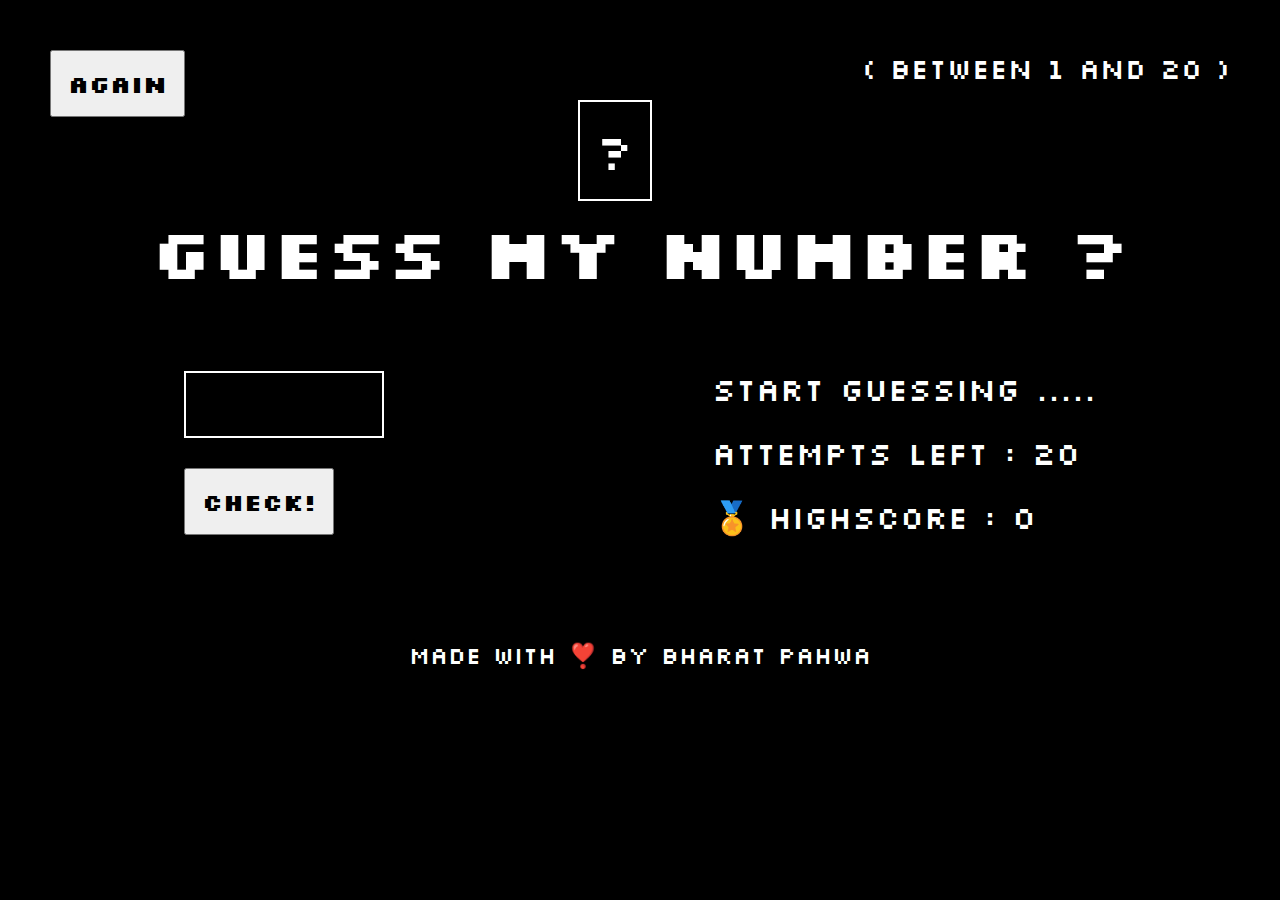
<file: HTML CSS JAVASCRIPT/P1 Guess My Number Game/index.html>
<!DOCTYPE html>

<html>
  <head>
    <meta charset="utf-8" />
    <meta http-equiv="X-UA-Compatible" content="IE=edge" />
    <title></title>
    <meta name="description" content="" />
    <meta name="viewport" content="width=device-width, initial-scale=1" />
    <link rel="stylesheet" href="style.css" />
    <link rel="stylesheet" href="style2.css" />
    <link rel="preconnect" href="https://fonts.googleapis.com" />
    <link rel="preconnect" href="https://fonts.gstatic.com" crossorigin />
    <link
      href="https://fonts.googleapis.com/css2?family=Rubik:wght@300;400;500&family=Silkscreen&display=swap"
      rel="stylesheet"
    />
  </head>
  <body>
    <section class="main-screen">
      <header class="header">
        <button class="again">Again</button>
        <p class="number">?</p>
        <p class="range">( Between 1 and 20 )</p>
      </header>
      <h1 class="guess">GUESS MY NUMBER ?</h1>

      <div class="hero">
        <div class="checks">
          <input type="text" class="input" /><br />
          <button class="check">Check!</button>
        </div>
        <div class="right">
          <p class="start">Start guessing .....</p>
          <p class="score">
            Attempts Left : <span class="scorenum"> 20 </span>
          </p>
          <p class="highscore">
            🏅 HIGHSCORE : <span class="highnum"> 0 </span>
          </p>
        </div>
      </div>
      <p class="made">Made with ❣️ by Bharat Pahwa</p>
    </section>
    <script src="script.js" async defer></script>
  </body>
</html>
</file>
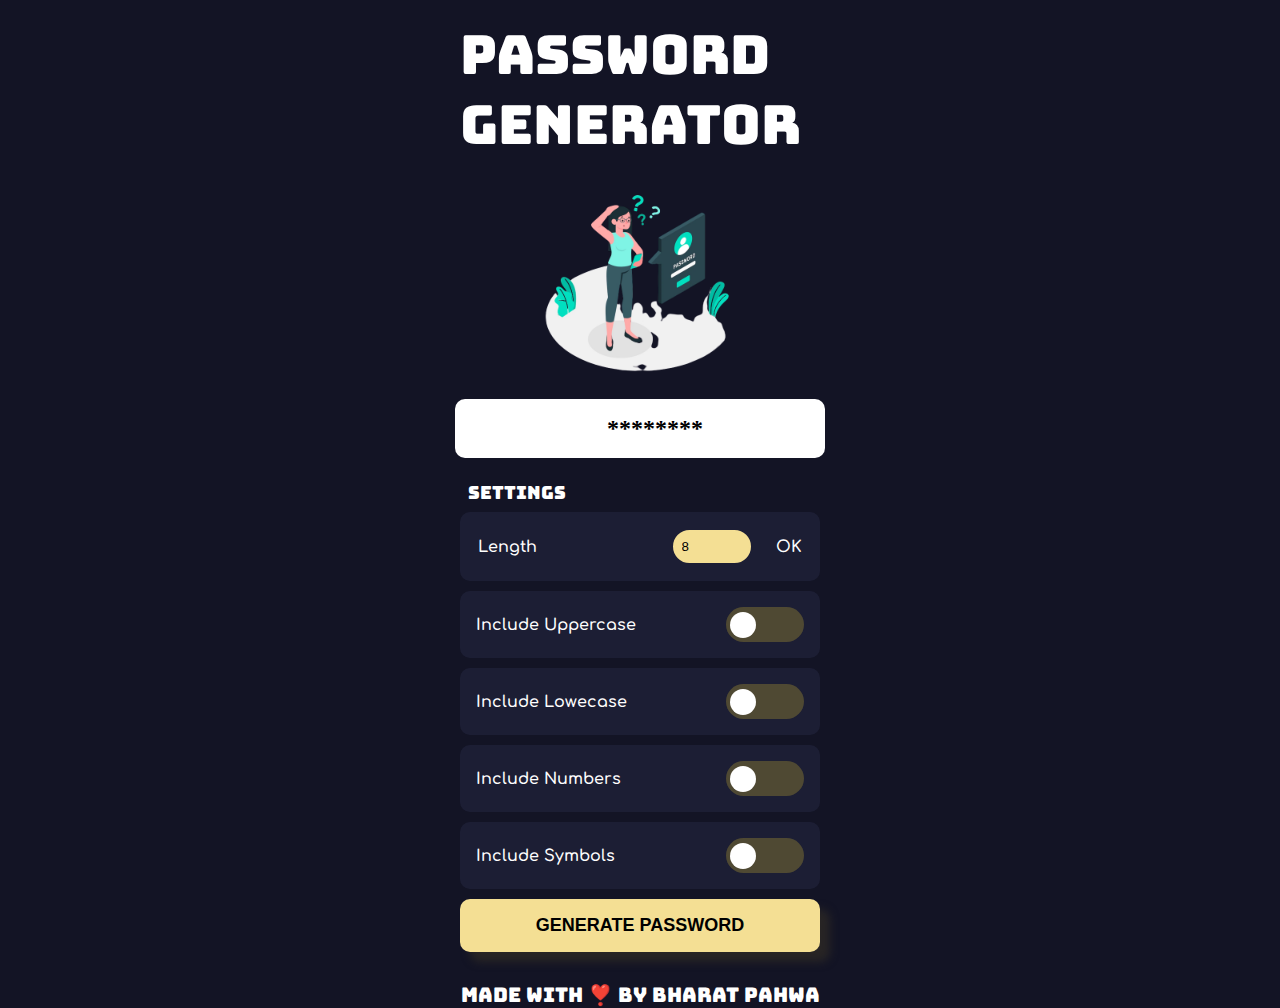
<file: HTML CSS JAVASCRIPT/P2 Password Generator/index.html>
<!DOCTYPE html>
<html>
  <head>
    <meta charset="utf-8" />
    <meta http-equiv="X-UA-Compatible" content="IE=edge" />
    <title>PASSWORD GENERATOR</title>
    <meta name="description" content="" />
    <meta name="viewport" content="width=device-width, initial-scale=1" />
    <link rel="preconnect" href="https://fonts.googleapis.com" />
    <link rel="preconnect" href="https://fonts.gstatic.com" crossorigin />
    <link
      rel="stylesheet"
      href="https://fonts.googleapis.com/css2?family=Material+Symbols+Outlined:opsz,wght,FILL,GRAD@20..48,100..700,0..1,-50..200"
    />
    <link
      href="https://fonts.googleapis.com/css2?family=Bungee&family=Comfortaa:wght@300;400&display=swap"
      rel="stylesheet"
    />
    <link rel="stylesheet" href="style.css" />
  </head>
  <body>
    <header class="heading">Password Generator</header>
    <!-- <img class="bubble" src="images/bubble.png" /> -->
    <section class="mobile">
      <img class="image" src="images/passward.png" alt="illustration" />
      <div class="generated-password">
        <div class="pass">
          <p class="star">********</p>
          <span class="material-symbols-outlined" id="copy"> content_copy </span>
        </div>
        <p class="Copy-Password">Copied!</p>
      </div>
      <p class="set">Settings</p>
    </section>

    <section class="Settings">
      <div class="settings2">
        <div class="length1">
          <p class="length2">Length</p>
          <input type="number" value="8" id="quantity" min="5" max="20" /><span class="ok">OK</span>

          </span>
        </div>
        <div class="upper" id="uppercase">
          <p class="case">Include Uppercase</p>
          <label class="switch">
            <input class="up" type="checkbox" />
            <span class="slider round" </span>
          </label>
        </div>
        <div class="upper" id="lowercase">
          <p class="case">Include Lowecase</p>
          <label class="switch">
            <input id="low" type="checkbox" />
            <span class="slider round" ></span>
          </label>
        </div>
        <div class="upper" id="num">
          <p class="case">Include Numbers</p>
          <label class="switch">
            <input id="no" type="checkbox" />
            <span class="slider round" ></span>
          </label>
        </div>
        <div class="upper" id="sym">
          <p class="case">Include Symbols</p>
          <label class="switch"> 
            <input id="bol" class="check" type = "checkbox" />
            <span class="slider round" ></span>
          </label>
        </div>
      </div>
      <div class="button" id="generated-password">
        <p class="generate" id="processing">GENERATE PASSWORD</p>
        <p class="generate" id="done">GENERATE AGAIN </p>
      </div>
      <p class="Made">Made with ❣️ by Bharat Pahwa</p>
    </section>

    <script src="script.js" async defer></script>
  </body>
</html>
</file>
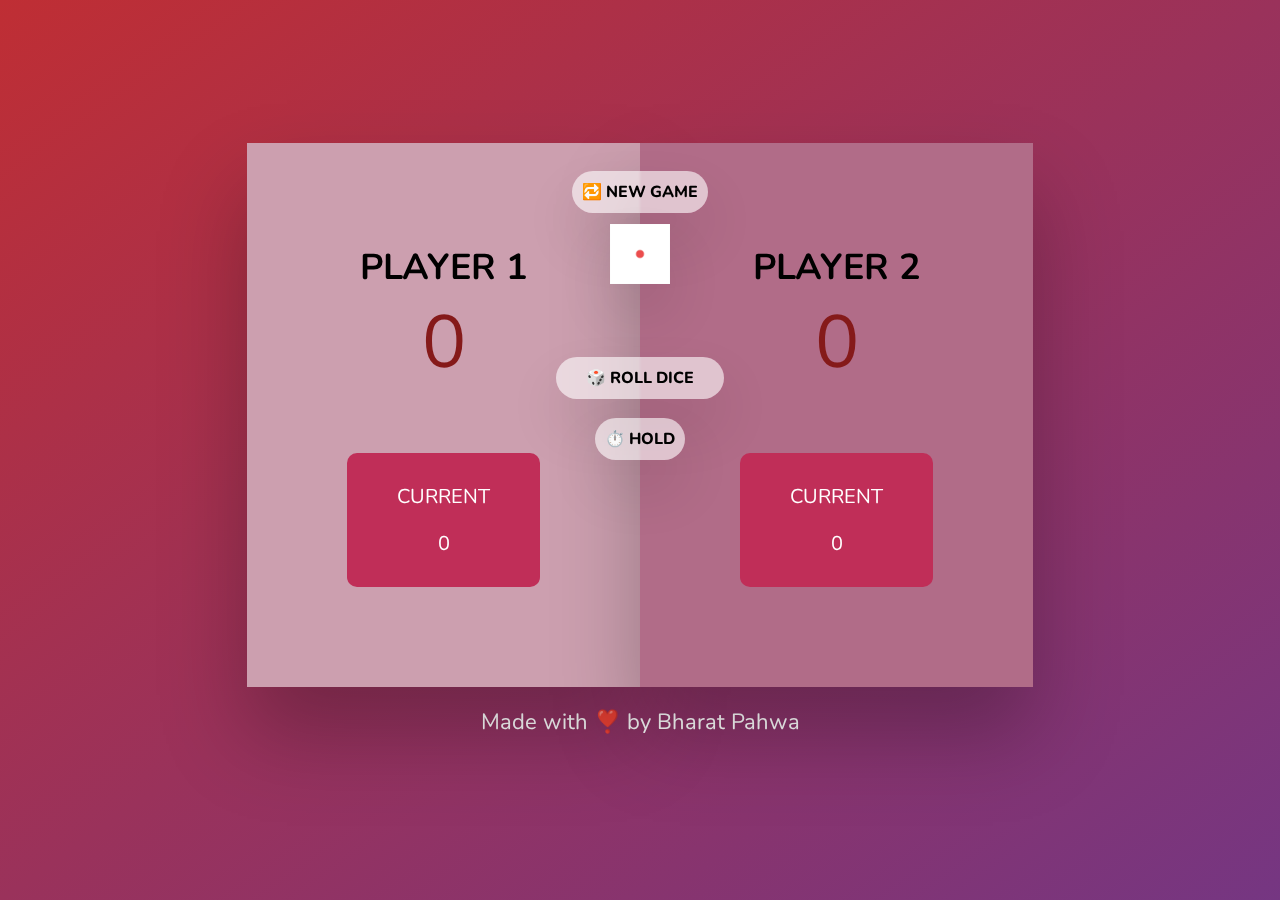
<file: HTML CSS JAVASCRIPT/P3 Roll The Dice Game/index.html>
<!DOCTYPE html>
<html>
  <head>
    <meta charset="utf-8" />
    <meta http-equiv="X-UA-Compatible" content="IE=edge" />
    <title>Roll the dice</title>
    <meta name="description" content="" />
    <meta name="viewport" content="width=device-width, initial-scale=1" />
    <link rel="preconnect" href="https://fonts.googleapis.com" />
    <link rel="preconnect" href="https://fonts.gstatic.com" crossorigin />
    <link
      href="https://fonts.googleapis.com/css2?family=Nunito&display=swap"
      rel="stylesheet"
    />
    <link rel="stylesheet" href="style.css" />
  </head>
  <body>
    <section class="main">
      <div class="players">
        <div class="player-1 active-1" id="p-1">
          <h2>PLAYER 1</h2>
          <p class="high-score1">0</p>
          <div class="score">
            <p class="current1">CURRENT</p>
            <p class="current-score1">0</p>
          </div>
        </div>

        <div class="player-1 active-2" id="p-2">
          <h2>PLAYER 2</h2>
          <p class="high-score2">0</p>
          <div class="score">
            <p class="current2">CURRENT</p>
            <p class="current-score2">0</p>
          </div>
        </div>
      </div>
      <div class="centre">
        <button class="new-game">🔁 NEW GAME</button>
        <img class="hidden" src="images/dice-1.png" />
        <button class="roll-dice">🎲 ROLL DICE</button>
        <button class="hold">⏱️ HOLD</button>
      </div>
      <p class="Made">Made with ❣️ by Bharat Pahwa</p>
    </section>
    <script src="script.js" async defer></script>
  </body>
</html>
</file>
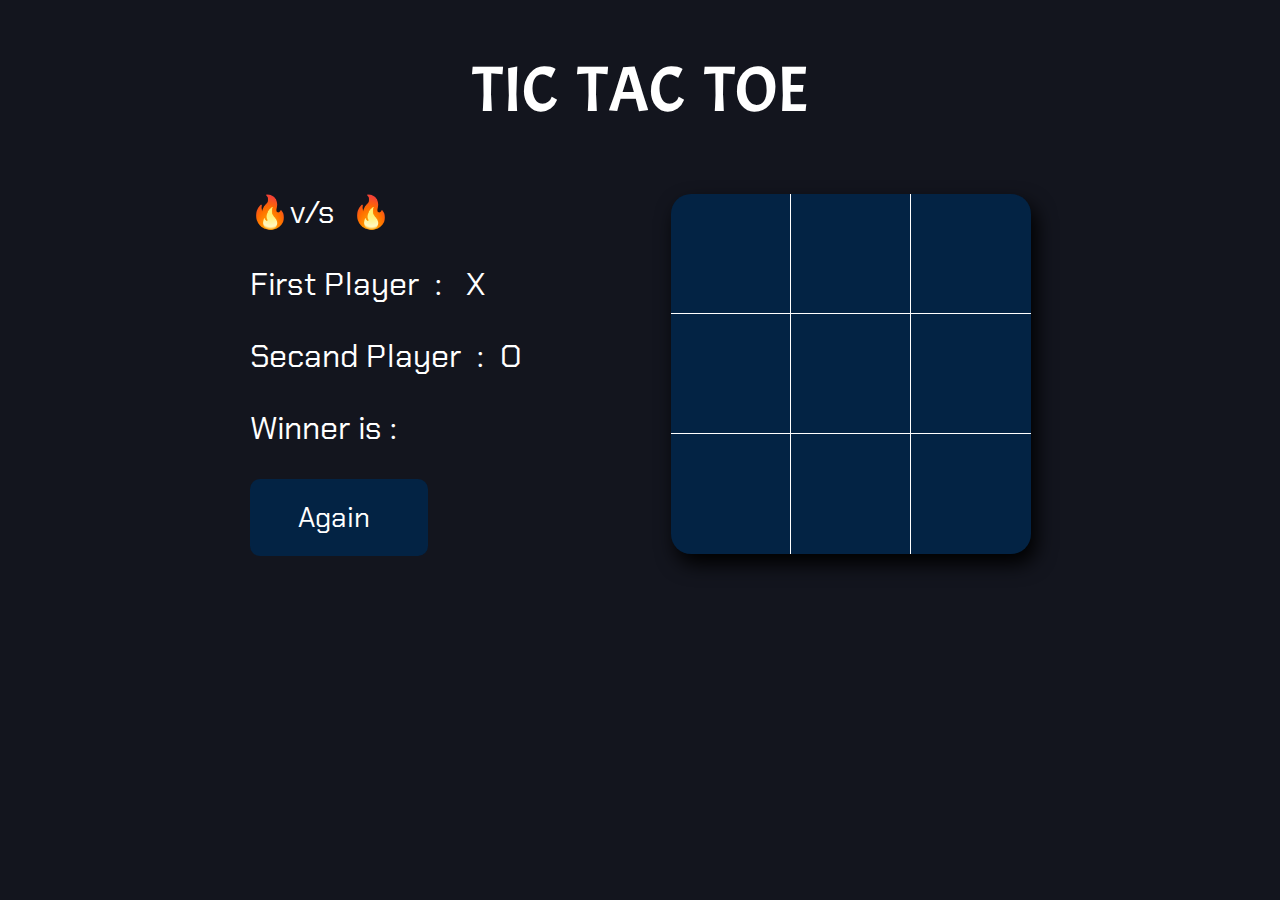
<file: HTML CSS JAVASCRIPT/P4 Tic Tac Toe Game/index.html>
<!DOCTYPE html>

<html>
  <head>
    <meta charset="utf-8" />
    <meta http-equiv="X-UA-Compatible" content="IE=edge" />
    <title>Tic Tac Toe</title>
    <meta name="description" content="" />
    <meta name="viewport" content="width=device-width, initial-scale=1" />
    <link rel="preconnect" href="https://fonts.googleapis.com" />
    <link rel="preconnect" href="https://fonts.gstatic.com" crossorigin />
    <link rel="preconnect" href="https://fonts.googleapis.com" />
    <link rel="preconnect" href="https://fonts.gstatic.com" crossorigin />
    <link
      href="https://fonts.googleapis.com/css2?family=Acme&family=Chakra+Petch:wght@300;400&display=swap"
      rel="stylesheet"
    />
    <link
      rel="stylesheet"
      href="https://fonts.googleapis.com/css2?family=Material+Symbols+Outlined:opsz,wght,FILL,GRAD@48,400,0,0"
    />
    <link rel="stylesheet" href="style.css" />
    <link rel="stylesheet" href="style2.css" />
  </head>
  <body>
    <header class="heading">
      <p>TIC&nbsp; TAC &nbsp;TOE</p>
    </header>

    <section class="main">
      <div class="leftPortion">
        <div class="players">
          <p class="player1">
            <span class="p-1">Player 1</span> 🔥v/s&nbsp;
            <span class="p-2">Player 2</span> 🔥
          </p>
          <p class="player1">First Player &nbsp;: &nbsp; X</p>
          <p class="player1">Secand Player&nbsp; :&nbsp; O</p>
          <p class="win">Winner is : <span class="winner"></span></p>
          <a href="#" class="reset">Again</a>
        </div>
        <div class="frame">
          <div id="cellcontainer">
            <div cellIndex="0" class="cell" id="cell0"></div>
            <div cellIndex="1" class="cell" id="cell1"></div>
            <div cellIndex="2" class="cell" id="cell2"></div>
            <div cellIndex="3" class="cell" id="cell3"></div>
            <div cellIndex="4" class="cell" id="cell4"></div>
            <div cellIndex="5" class="cell" id="cell5"></div>
            <div cellIndex="6" class="cell" id="cell6"></div>
            <div cellIndex="7" class="cell" id="cell7"></div>
            <div cellIndex="8" class="cell" id="cell8"></div>
          </div>
        </div>
      </div>
    </section>
    <audio id="myaudio" controls autoplay>
      <source src="audios/start.mp3" type="audio/mpeg" />
    </audio>
    <script src="script2.js" async defer></script>
  </body>
</html>
</file>
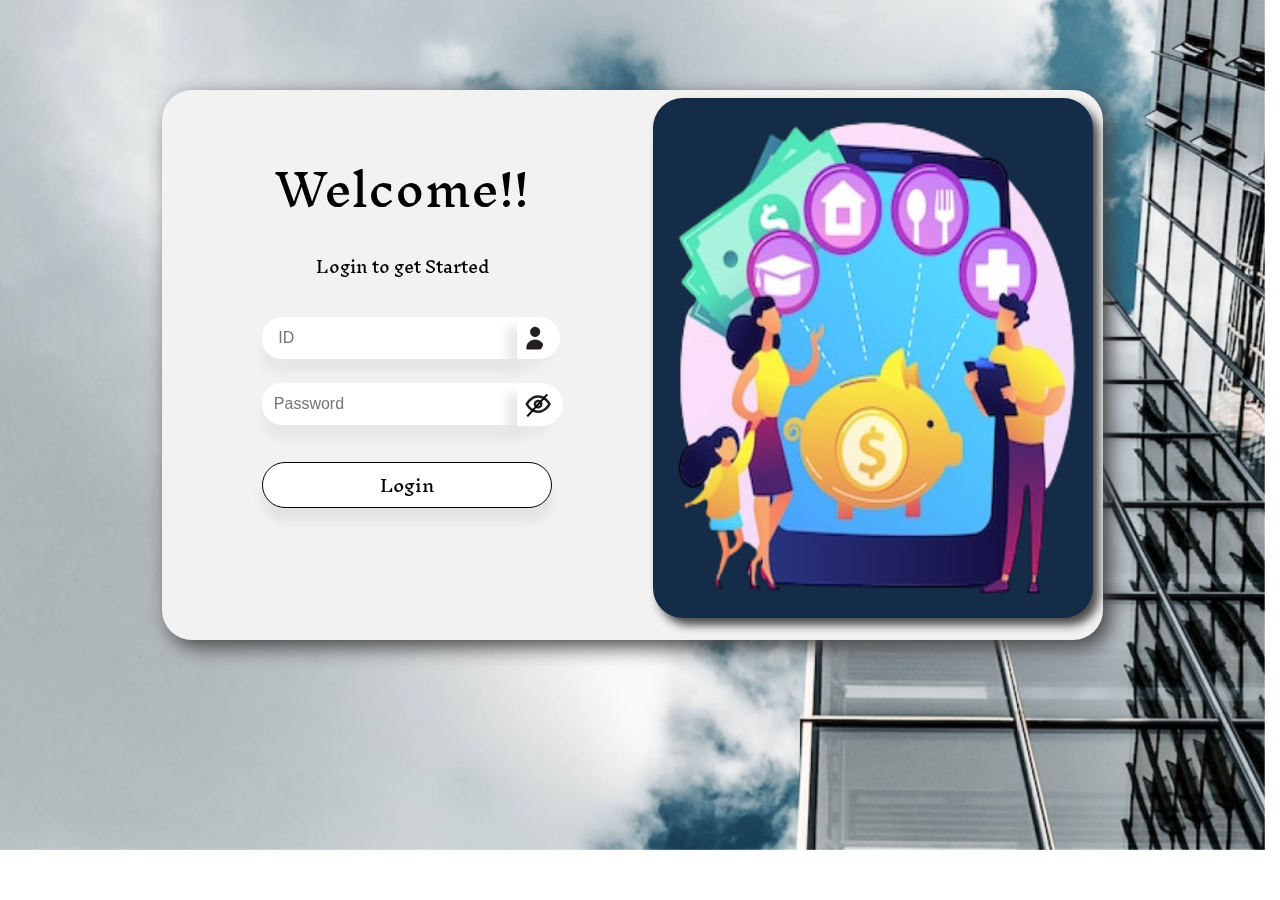
<file: HTML CSS JAVASCRIPT/P5 Expenses Manager/index.html>
<!DOCTYPE html>
<html>
  <head>
    <meta charset="utf-8" />
    <meta http-equiv="X-UA-Compatible" content="IE=edge" />
    <title></title>
    <meta name="description" content="" />
    <meta name="viewport" content="width=device-width, initial-scale=1" />
    <link rel="stylesheet" href="style.css" />
    <link rel="preconnect" href="https://fonts.googleapis.com" />
    <link rel="preconnect" href="https://fonts.gstatic.com" crossorigin />
    <link rel="preconnect" href="https://fonts.googleapis.com">
    <link rel="preconnect" href="https://fonts.gstatic.com" crossorigin>
    <link href="https://fonts.googleapis.com/css2?family=Inknut+Antiqua:wght@300;400;500&family=Poppins:ital,wght@0,100;0,200;0,400;1,100;1,300&display=swap" rel="stylesheet">
  </head>
  
  <body>
   
    <section class="upper">
      <section class="main">
        <section class="signup-left">
          <div class="welcome">
            <p class="heading">Welcome!!</p>
            <p class="login">Login to get Started</p>
          </div>
          <div class="credentials">
            <div class="userinput">
              <input id="use" type="text" placeholder=" ID" />
              <img src="images/user.svg" alt="user" class="userimg" />
            </div>
            <div class="userinput">
              <input id="password" type="password" placeholder="Password" />
              <img
                src="images/eyeclose.svg"
                alt="user"
                class="userimg"
                id="eye"
              /> 
              <img
                src="images/eyeopen.svg"
                alt="user"
                class="userimg"
                id="eyeopen"
              />        
            </div>
            <button class="login2">Login</button>
          </div>
        </section>

        <section class="signup-right">
          <img src="images/illustration.png" alt="pic" class="illustration" />
        </section>
      </section>
    </section>
    <section class="sab-kuch">
    <section class="application">
    <section class="app">
      <p class="greet">Heyy !!</p>
    <section class="current-balance">
      <div class="current">
        <p class="c-b-label">CURRENT BALANCE</p>
        <p class="data">AS OF <span class="date">15/09/2022 , 18:05</span></p>
      </div>
      <p class="balance"></p>
    </section>
  <P class="note"> * Your  individual Expenses and Income will be added below after you specify the amount and it's type one by one.</P>
<section class="movements">

    <div class="movements-section" id="m-1">
      <div class="movement-type-EXPENSES"> 1.  Travel Expense (SAMPLE) </div>
      <div class="movements-type-dates"></div>
        <div class="amount"> 3,000 &#8377</div>
  </div>
    <div class="movements-section" id="m-2">
      <div class="movement-type-INCOME"> 1.  Business  Income (SAMPLE) </div>
      <div class="movements-type-date"></div>
      <div class="amount"> 3,000 &#8377</div>
  </div>
</section>
</section>
<section class="transfers">
<div class="how-much" id="transfers-1">
<div class="expense-div">
<p class="expense">Today's Expenses</p>
<div class="input_tick">
<input type="number" class="expense_value" id="kharch1" placeholder="Enter Expense 1">
<img src="images/tick.png" alt="tick" class="tick" id="tick1">
</div>
</div>
<div class="how-much" id="transfers-2">
  <p class="expense">Expense Type </p>
  <div class="input_tick">
  <input type="text" class="expense_value" id="kaisa" placeholder=" Exp :Travel...">
  <img src="images/tick.png" alt="tick" class="tick" id="tick2">
</div>
</div>
</div>
<div class="how-much" id="transfers-3">
  <div class="expense-div">
  <p class="expense">Today's Income</p>
  <div class="input_tick">
  <input type="text" class="expense_value" id="kharch2" placeholder="Enter Income 1">
  <img src="images/tick.png" alt="tick" class="tick" id="tick3">
</div>
  </div>
  <div class="how-much" id="transfers-4">
    <p class="expense">Income Type </p>
    <div class="input_tick">
    <input type="text" class="expense_value" id="kaisaincome" placeholder=" Exp : Business">
    <img src="images/tick.png" alt="tick" class="tick" id="tick4">
  </div>  
</div>
    </div>
  <div class="balance-find">
<button class="balance-find-label" id="balance_button">Calculate Current Account Balance</button>
    </div>
 </section>
</section>
<section class="footer">
<div class="t-expenses" id="t-expenses-id">
   Total Expenses : <span class="t-expenses-amount"> </span> &#8377
</div>
<div class="t-income" id="t-income-id">
  Total Income : <span class="t-income-amount"> </span> &#8377
</div>
</section>
</section>
    <script src="script.js" async defer></script>
  </body>
</html>
</file>
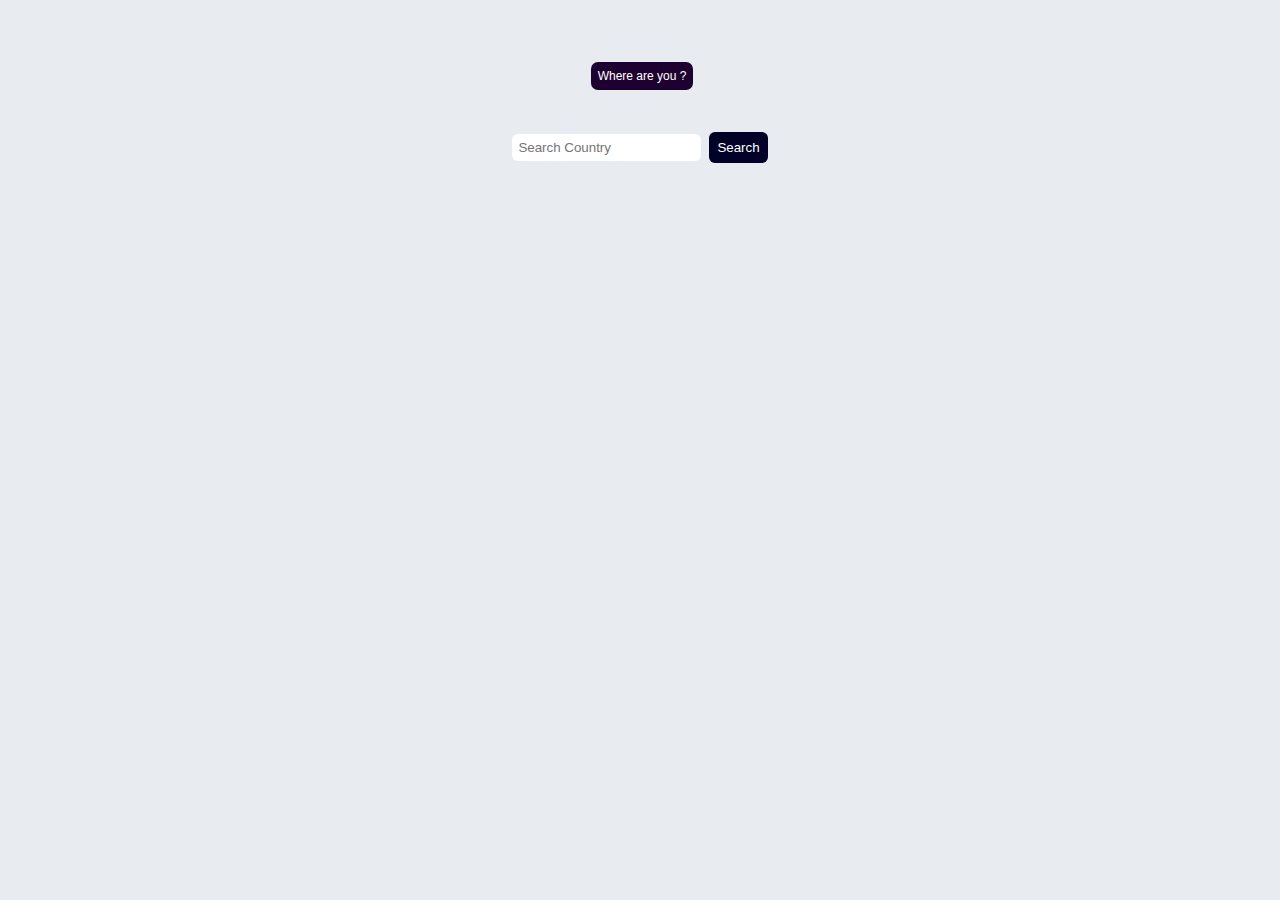
<file: HTML CSS JS + API/P1 Country API/index.html>
<!DOCTYPE html>

<html>
  <head>
    <meta charset="utf-8" />
    <meta http-equiv="X-UA-Compatible" content="IE=edge" />
    <title>Find Countries</title>
    <meta name="description" content="" />
    <meta name="viewport" content="width=device-width, initial-scale=1" />
    <link rel="stylesheet" href="style.css" />
  </head>
  <body>


    <div class="search-container">

      <button class="where">Where are you ?</button>
      <div>
      <input
        type="text"
        value=""
        placeholder="Search Country"
        class="search-input"
      />
      <button class="search">Search</button>
    </div>
  </div>
    <div class="cards-container">

    </div>
  </div>

    <script src="script.js" async defer></script>
  </body>
</html>
</file>
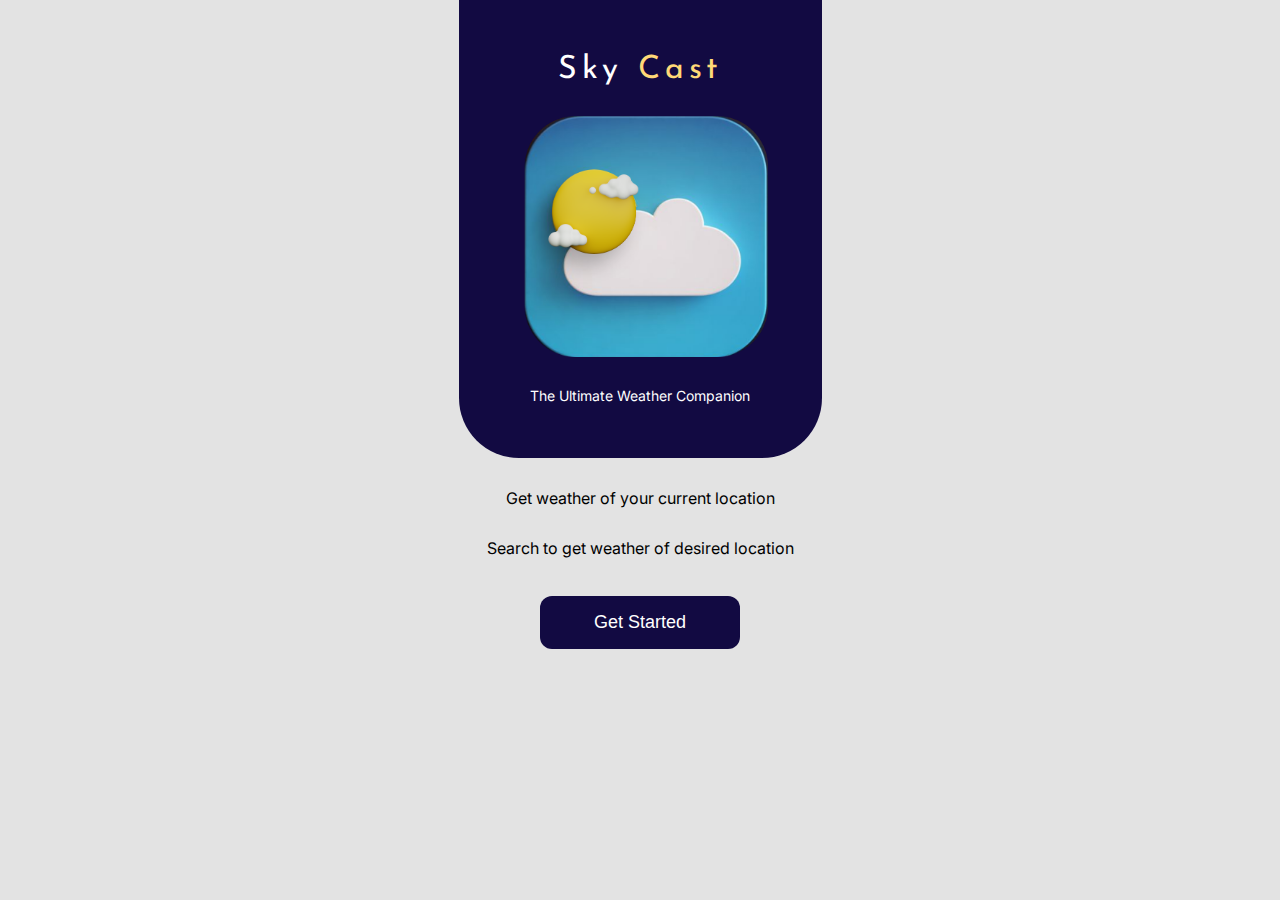
<file: HTML CSS JS + API/P2 Weather API/index.html>
<!DOCTYPE html>

<html>
  <head>
    <meta charset="utf-8" />
    <meta http-equiv="X-UA-Compatible" content="IE=edge" />
    <title></title>
    <meta name="description" content="" />
    <link rel="preconnect" href="https://fonts.googleapis.com" />
    <link rel="preconnect" href="https://fonts.gstatic.com" crossorigin />
    <link
      rel="stylesheet"
      href="https://fonts.googleapis.com/css2?family=Material+Symbols+Outlined:opsz,wght,FILL,GRAD@20..48,100..700,0..1,-50..200"
    />
    <link
      href="https://fonts.googleapis.com/css2?family=Hind+Siliguri:wght@300;400;600&family=Inter:wght@300;400;500&family=Josefin+Sans:ital,wght@0,400;0,500;1,300&family=Roboto:wght@100&display=swap"
      rel="stylesheet"
    />
    <meta name="viewport" content="width=device-width, initial-scale=1" />
    <link rel="stylesheet" href="style.css" />
  </head>

  <body>
    <section class="LandingScreen">
      <div class="WithDarkBg">
        <p class="AppName">Sky <span class="Cast">Cast</span></p>
        <img src="Images/Icon.png" alt="AppIcon" class="AppIcon" />
        <p class="TagLine">The Ultimate Weather Companion</p>
      </div>
      <div class="WithWhiteBg">
        <p class="TagLIne2">Get weather of your current location</p>
        <p class="TagLIne3">Search to get weather of desired location</p>
        <button class="GetStarted">Get Started</button>
      </div>
    </section>

    <section class="Weather-UI">
      <section class="WeatherAppScreen">
        <div class="Date"></div>
        <div class="Search">
          <span id="ID-Search" class="material-symbols-outlined"> search </span
          ><input
            type="text"
            class="LocationSearch"
            placeholder="Search any Location"
          />
          <span class="material-symbols-outlined" id="Search-Check"
            ><script src="https://cdn.lordicon.com/fudrjiwc.js"></script>
            <lord-icon
              src="https://cdn.lordicon.com/zmkotitn.json"
              trigger="hover"
              style="width: 25px; height: 25px"
            >
            </lord-icon
          ></span>
        </div>
        <div class="CurrentWeatherCondition">
          <div class="Temp-Condition"></div>
          <div class="CurrentWeatherImage">
            <img src="Images/RainySunny.png" alt="" id="CurrentWeatherImage" />
          </div>
        </div>
      </section>

      <!-- <section class="WeatherStats">
        <div class="Stat">
          <img
            src="Images/SunRise.png"
            alt="Temperature"
            class="temperatureImage"
          />
          <div class="stat-numbers" id="SunSet">
            <p class="statName">Sun Set</p>
          </div>
        </div>
        <div class="Stat">
          <img
            src="Images/SunSet.png"
            alt="Temperature"
            class="temperatureImage"
          />
          <div class="stat-numbers" id="SunSet">
            <p class="statName">Sun Set</p>
          </div>
        </div>
      </section> -->



      <section class="WeatherStats">
        <div class="Stat">
          <img
            src="Images/Pressure.png"
            alt="Temperature"
            id="pressureimg "
            class="temperatureImage"
          />
          <div class="stat-numbers" id="pressure">
            <p class="statName">Pressure</p>
          </div>
        </div>
        <div class="Stat">
          <img
            src="Images/WindSpeed.png"
            alt="Temperature"
            class="temperatureImage"
          />
          <div class="stat-numbers" id="windspeed">
            <p class="statName">Wind Speed</p>
          </div>
        </div>
      </section>

      <section class="WeatherStats">
        <div class="Stat">
          <img
            src="Images/Rain.png"
            alt="Temperature"
            class="temperatureImage"
          />
          <div class="stat-numbers" id="rain"><p class="statName">Rain</p></div>
        </div>
        <div class="Stat">
          <img
            src="Images/Snow.png"
            alt="Temperature"
            class="temperatureImage"
          />
          <div class="stat-numbers" id="snowfall">
            <p class="statName">Snow Fall</p>
          </div>
        </div>
      </section>

      <section class="WeatherStats">
        <div class="Stat">
          <img
            src="Images/Humidity.png"
            alt="Temperature"
            class="temperatureImage"
          />
          <div class="stat-numbers" id="humidity">
            <p class="statName">Humidity</p>
          </div>
        </div>
        <div class="Stat">
          <img
            src="Images/Visibility.png"
            alt="Temperature"
            class="temperatureImage"
          />
          <div class="stat-numbers" id="SunRise">
            <p class="statName">Visibility  </p>
          </div>
        </div>
      </section>
      <section class="WeatherStats">
        <div class="Stat" id="Max-min-temp">
          <img
            src="Images/Dew.png"
            alt="Temperature"
            class="temperatureImage"
          />
          <div class="stat-numbers" id="maxtemp">
            <p class="statName">Dew Point</p>
          </div>
        </div>
        <div class="Stat" id="Max-min-temp">
          <img
            src="Images/Cloud.png"
            alt="Temperature"
            class="temperatureImage"
          />
          <div class="stat-numbers" id="mintemp">
            <p class="statName">Clouds Coverage</p>
          </div>
        </div>
      </section>
    </section>

    <script src="script.js" async defer></script>
  </body>
</html>
</file>
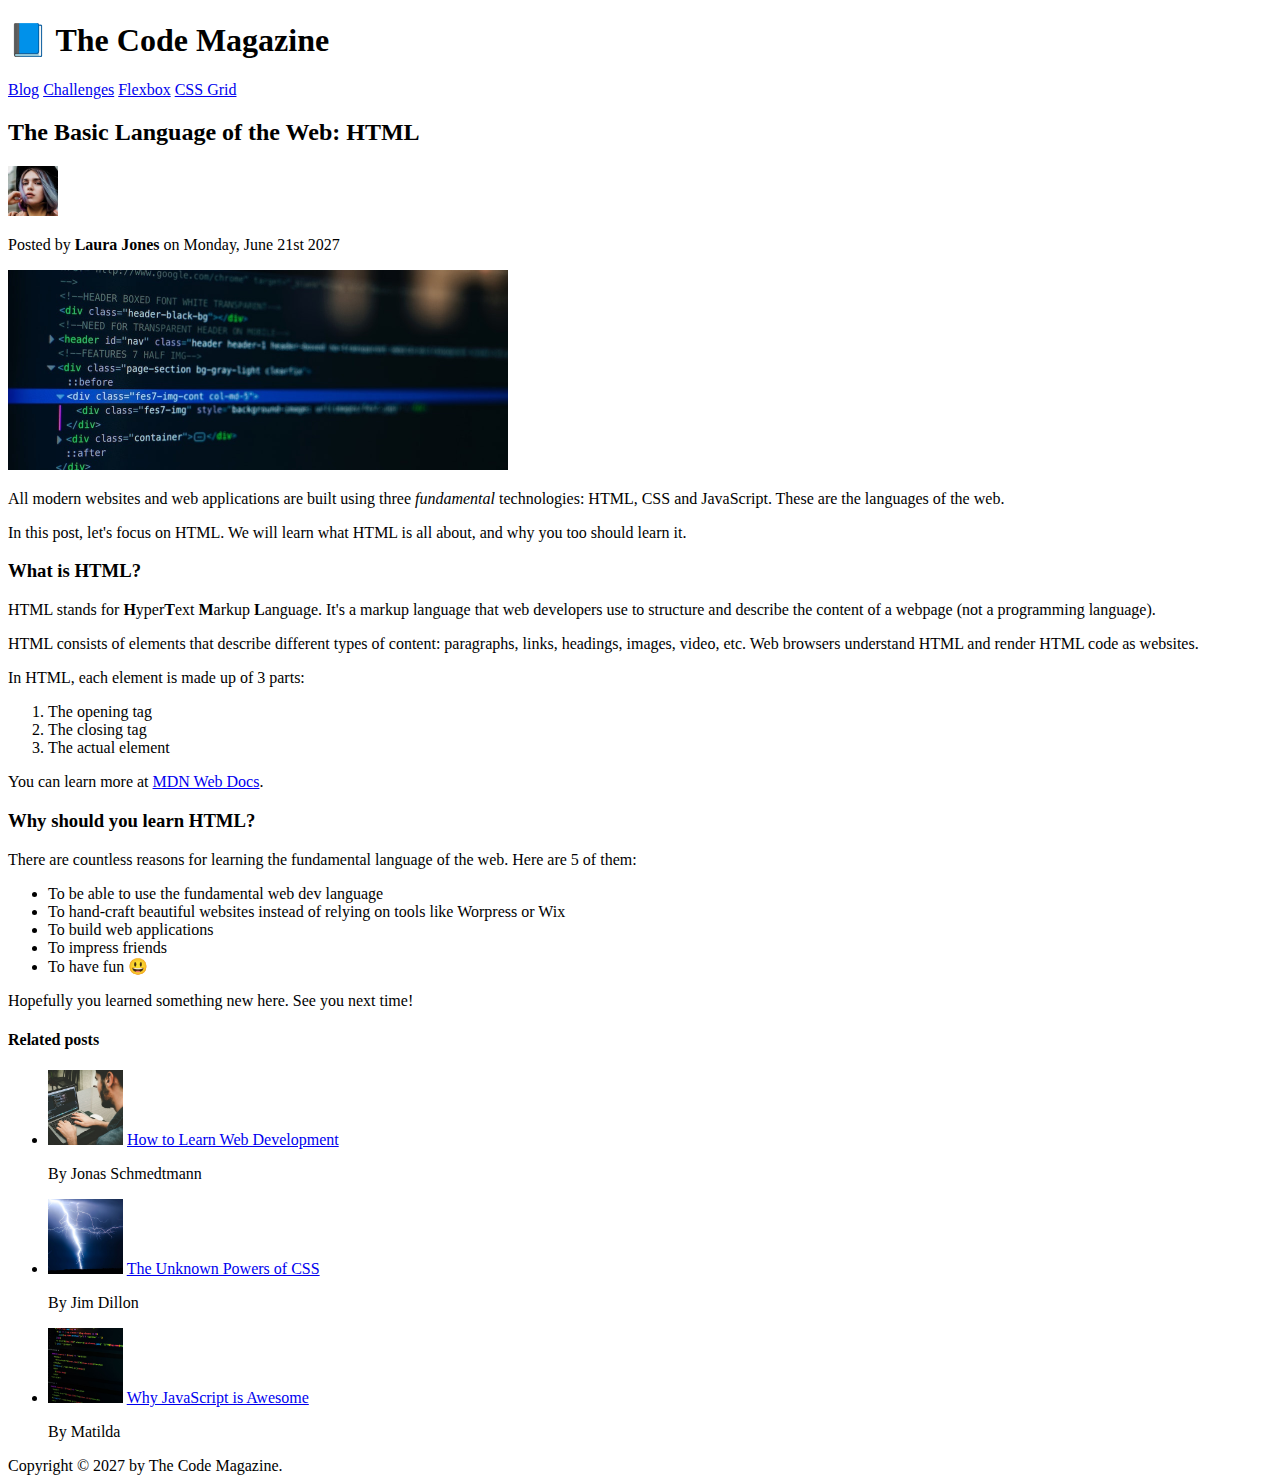
<file: HTML CSS Complete Course/final/02-HTML-Fundamentals/index.html>
<!DOCTYPE html>
<html lang="en">
  <head>
    <meta charset="UTF-8" />
    <title>The Basic Language of the Web: HTML</title>
  </head>

  <body>
    <!--
    <h1>The Basic Language of the Web: HTML</h1>
    <h2>The Basic Language of the Web: HTML</h2>
    <h3>The Basic Language of the Web: HTML</h3>
    <h4>The Basic Language of the Web: HTML</h4>
    <h5>The Basic Language of the Web: HTML</h5>
    <h6>The Basic Language of the Web: HTML</h6>
    -->

    <header>
      <h1>📘 The Code Magazine</h1>

      <nav>
        <a href="blog.html">Blog</a>
        <a href="#">Challenges</a>
        <a href="#">Flexbox</a>
        <a href="#">CSS Grid</a>
      </nav>
    </header>

    <article>
      <header>
        <h2>The Basic Language of the Web: HTML</h2>

        <img
          src="img/laura-jones.jpg"
          alt="Headshot of Laura Jones"
          height="50"
          width="50"
        />

        <p>Posted by <strong>Laura Jones</strong> on Monday, June 21st 2027</p>

        <img
          src="img/post-img.jpg"
          alt="HTML code on a screen"
          width="500"
          height="200"
        />
      </header>

      <p>
        All modern websites and web applications are built using three
        <em>fundamental</em>
        technologies: HTML, CSS and JavaScript. These are the languages of the
        web.
      </p>

      <p>
        In this post, let's focus on HTML. We will learn what HTML is all about,
        and why you too should learn it.
      </p>

      <h3>What is HTML?</h3>
      <p>
        HTML stands for <strong>H</strong>yper<strong>T</strong>ext
        <strong>M</strong>arkup <strong>L</strong>anguage. It's a markup
        language that web developers use to structure and describe the content
        of a webpage (not a programming language).
      </p>
      <p>
        HTML consists of elements that describe different types of content:
        paragraphs, links, headings, images, video, etc. Web browsers understand
        HTML and render HTML code as websites.
      </p>
      <p>In HTML, each element is made up of 3 parts:</p>

      <ol>
        <li>The opening tag</li>
        <li>The closing tag</li>
        <li>The actual element</li>
      </ol>

      <p>
        You can learn more at
        <a
          href="https://developer.mozilla.org/en-US/docs/Web/HTML"
          target="_blank"
          >MDN Web Docs</a
        >.
      </p>

      <h3>Why should you learn HTML?</h3>

      <p>
        There are countless reasons for learning the fundamental language of the
        web. Here are 5 of them:
      </p>

      <ul>
        <li>To be able to use the fundamental web dev language</li>
        <li>
          To hand-craft beautiful websites instead of relying on tools like
          Worpress or Wix
        </li>
        <li>To build web applications</li>
        <li>To impress friends</li>
        <li>To have fun 😃</li>
      </ul>

      <p>Hopefully you learned something new here. See you next time!</p>
    </article>

    <aside>
      <h4>Related posts</h4>

      <ul>
        <li>
          <img
            src="img/related-1.jpg"
            alt="Person programming"
            width="75"
            width="75"
          />
          <a href="#">How to Learn Web Development</a>
          <p>By Jonas Schmedtmann</p>
        </li>
        <li>
          <img src="img/related-2.jpg" alt="Lightning" width="75" heigth="75" />
          <a href="#">The Unknown Powers of CSS</a>
          <p>By Jim Dillon</p>
        </li>
        <li>
          <img
            src="img/related-3.jpg"
            alt="JavaScript code on a screen"
            width="75"
            height="75"
          />
          <a href="#">Why JavaScript is Awesome</a>
          <p>By Matilda</p>
        </li>
      </ul>
    </aside>

    <footer>Copyright &copy; 2027 by The Code Magazine.</footer>
  </body>
</html>
</file>
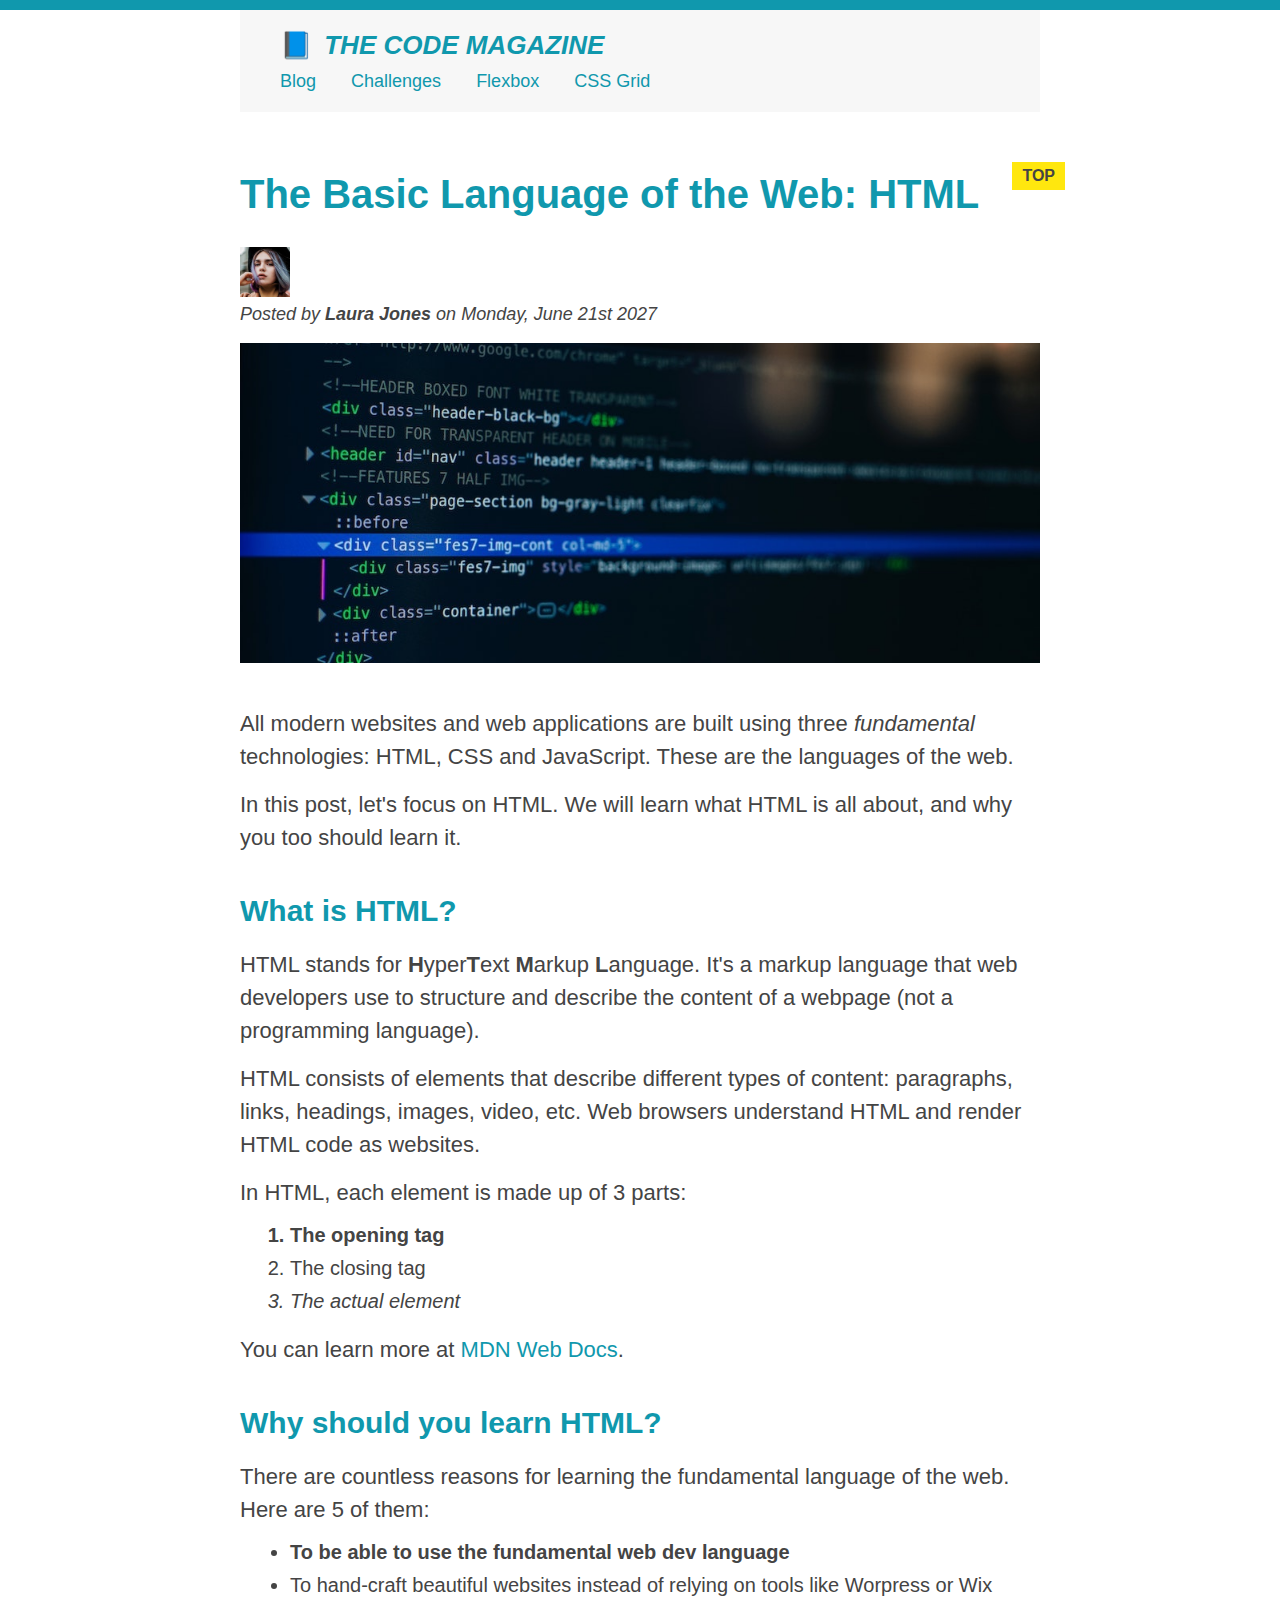
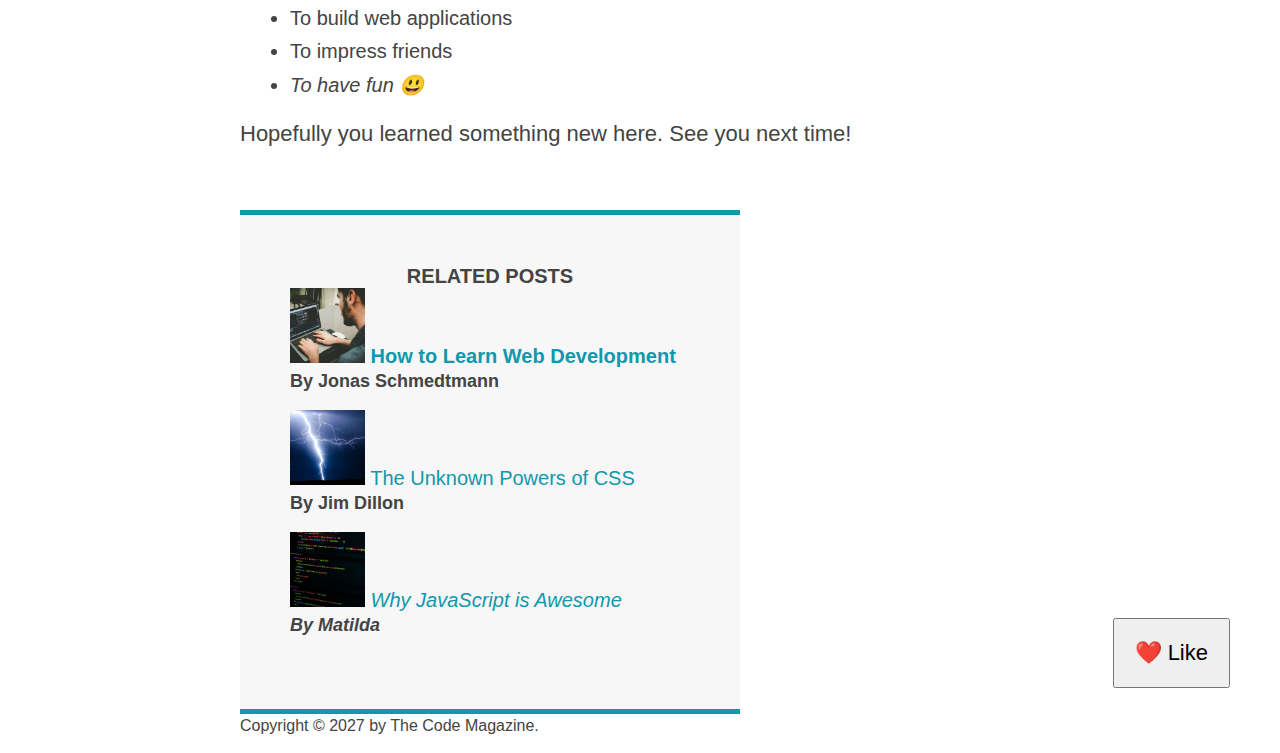
<file: HTML CSS Complete Course/final/03-CSS-Fundamentals/index.html>
<!DOCTYPE html>
<html lang="en">
  <head>
    <meta charset="UTF-8" />
    <link href="style.css" rel="stylesheet" />

    <title>The Basic Language of the Web: HTML</title>
  </head>

  <body>
    <!--
    <h1>The Basic Language of the Web: HTML</h1>
    <h2>The Basic Language of the Web: HTML</h2>
    <h3>The Basic Language of the Web: HTML</h3>
    <h4>The Basic Language of the Web: HTML</h4>
    <h5>The Basic Language of the Web: HTML</h5>
    <h6>The Basic Language of the Web: HTML</h6>
    -->

    <div class="container">
      <header class="main-header">
        <h1>📘 The Code Magazine</h1>

        <nav>
          <!-- <strong>This is the navigation</strong> -->
          <a href="blog.html">Blog</a>
          <a href="#">Challenges</a>
          <a href="#">Flexbox</a>
          <a href="#">CSS Grid</a>
        </nav>
      </header>

      <article>
        <header class="post-header">
          <h2>The Basic Language of the Web: HTML</h2>

          <img
            src="img/laura-jones.jpg"
            alt="Headshot of Laura Jones"
            height="50"
            width="50"
          />

          <p id="author">
            Posted by <strong>Laura Jones</strong> on Monday, June 21st 2027
          </p>

          <img
            src="img/post-img.jpg"
            alt="HTML code on a screen"
            width="500"
            height="200"
            class="post-img"
          />
          <button>❤️ Like</button>
        </header>

        <p>
          All modern websites and web applications are built using three
          <em>fundamental</em>
          technologies: HTML, CSS and JavaScript. These are the languages of the
          web.
        </p>

        <p>
          In this post, let's focus on HTML. We will learn what HTML is all
          about, and why you too should learn it.
        </p>

        <h3>What is HTML?</h3>
        <p>
          HTML stands for <strong>H</strong>yper<strong>T</strong>ext
          <strong>M</strong>arkup <strong>L</strong>anguage. It's a markup
          language that web developers use to structure and describe the content
          of a webpage (not a programming language).
        </p>
        <p>
          HTML consists of elements that describe different types of content:
          paragraphs, links, headings, images, video, etc. Web browsers
          understand HTML and render HTML code as websites.
        </p>
        <p>In HTML, each element is made up of 3 parts:</p>

        <ol>
          <li class="first-li">The opening tag</li>
          <li>The closing tag</li>
          <li>The actual element</li>
        </ol>

        <p>
          You can learn more at
          <a
            href="https://developer.mozilla.org/en-US/docs/Web/HTML"
            target="_blank"
            >MDN Web Docs</a
          >.
        </p>

        <h3>Why should you learn HTML?</h3>

        <p>
          There are countless reasons for learning the fundamental language of
          the web. Here are 5 of them:
        </p>

        <ul>
          <li class="first-li">
            To be able to use the fundamental web dev language
          </li>
          <li>
            To hand-craft beautiful websites instead of relying on tools like
            Worpress or Wix
          </li>
          <li>To build web applications</li>
          <li>To impress friends</li>
          <li>To have fun 😃</li>
        </ul>

        <p>Hopefully you learned something new here. See you next time!</p>
      </article>

      <aside>
        <h4>Related posts</h4>

        <ul class="related">
          <li>
            <img
              src="img/related-1.jpg"
              alt="Person programming"
              width="75"
              height="75"
            />
            <a href="#">How to Learn Web Development</a>
            <p class="related-author">By Jonas Schmedtmann</p>
          </li>
          <li>
            <img
              src="img/related-2.jpg"
              alt="Lightning"
              width="75"
              height="75"
            />
            <a href="#">The Unknown Powers of CSS</a>
            <p class="related-author">By Jim Dillon</p>
          </li>
          <li>
            <img
              src="img/related-3.jpg"
              alt="JavaScript code on a screen"
              width="75"
              height="75"
            />
            <a href="#">Why JavaScript is Awesome</a>
            <p class="related-author">By Matilda</p>
          </li>
        </ul>
      </aside>

      <footer>
        <p id="copyright" class="copyright text">
          Copyright &copy; 2027 by The Code Magazine.
        </p>
      </footer>
    </div>
  </body>
</html>
</file>
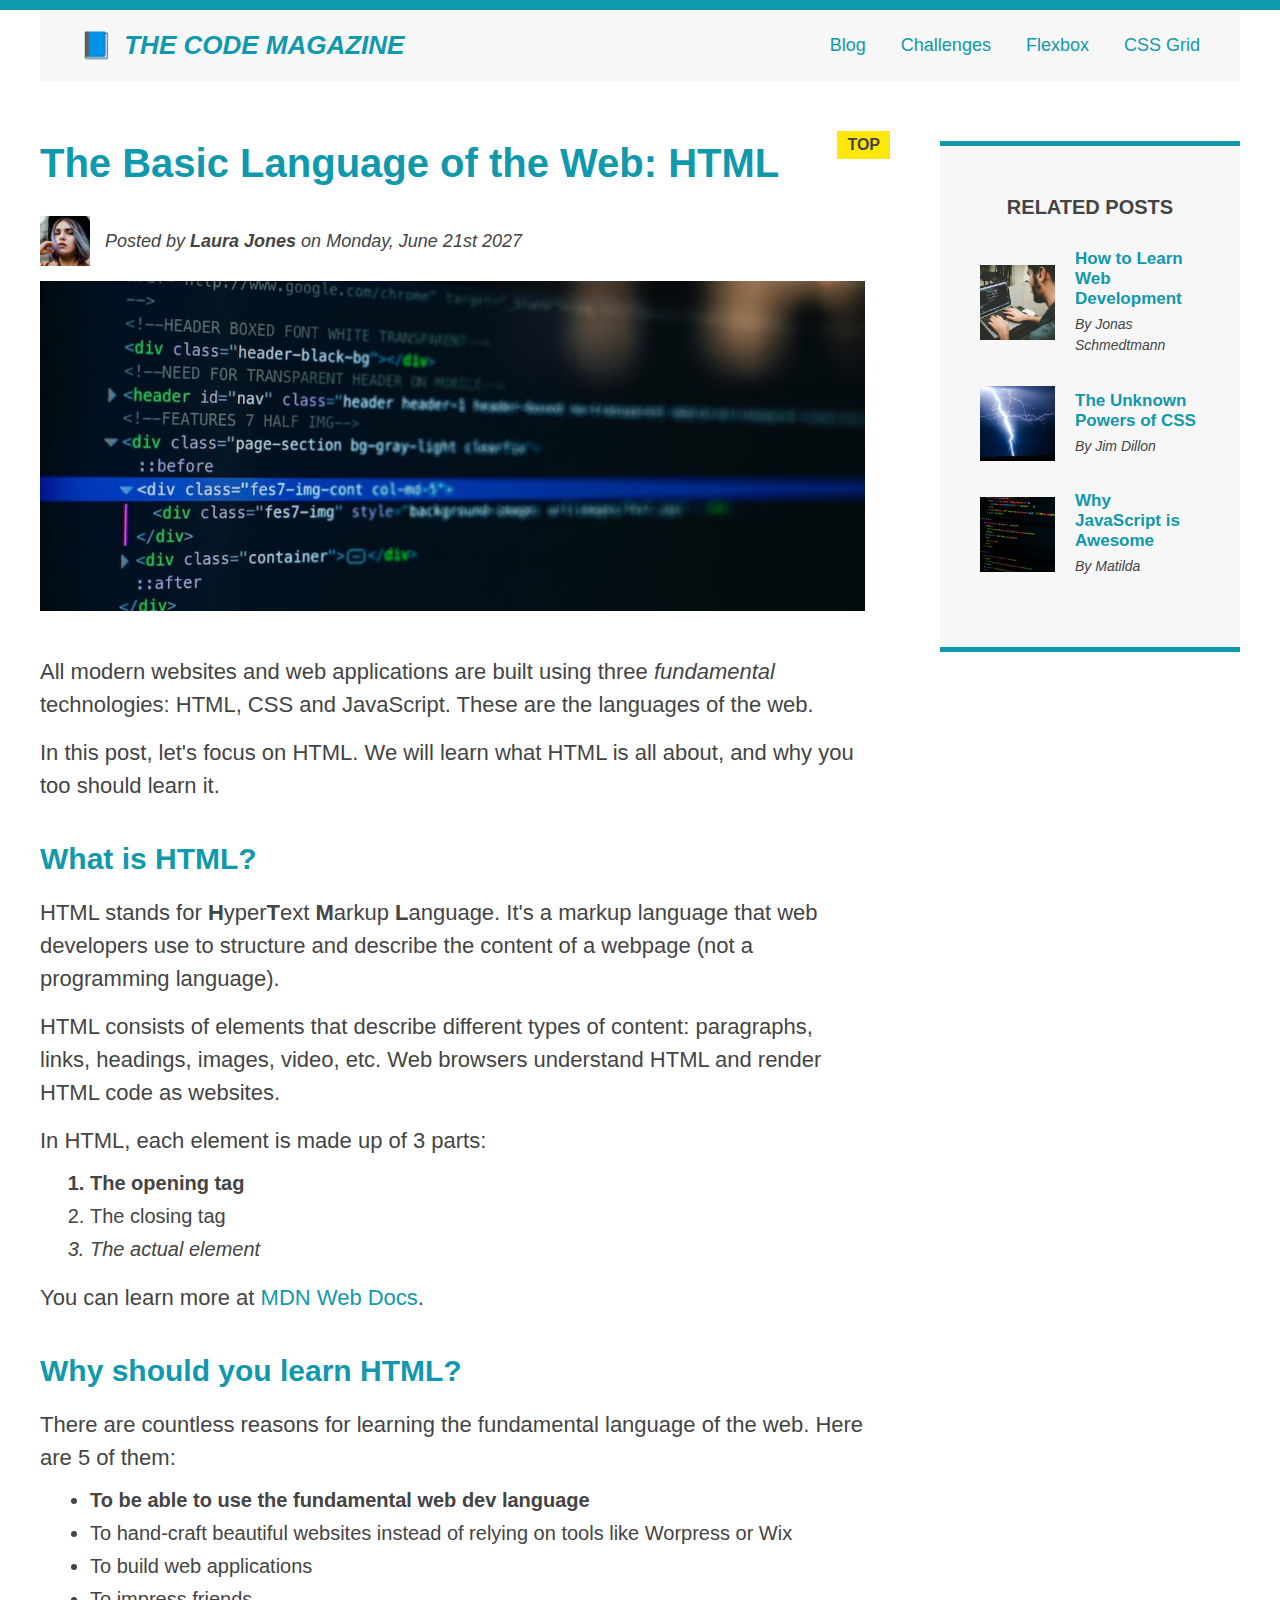
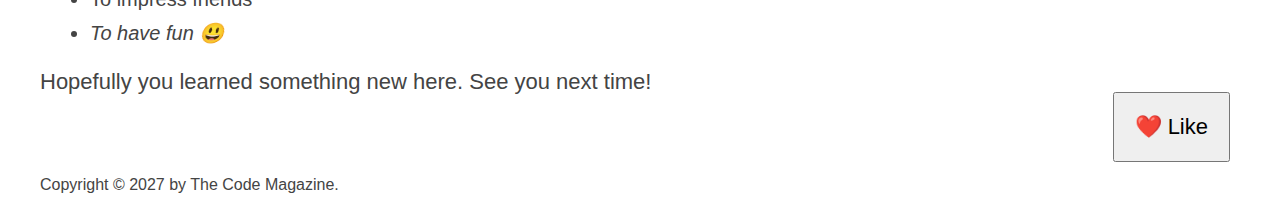
<file: HTML CSS Complete Course/final/04-CSS-Layouts/index.html>
<!DOCTYPE html>
<html lang="en">
  <head>
    <meta charset="UTF-8" />
    <link href="style.css" rel="stylesheet" />

    <title>The Basic Language of the Web: HTML</title>
  </head>

  <body>
    <!--
    <h1>The Basic Language of the Web: HTML</h1>
    <h2>The Basic Language of the Web: HTML</h2>
    <h3>The Basic Language of the Web: HTML</h3>
    <h4>The Basic Language of the Web: HTML</h4>
    <h5>The Basic Language of the Web: HTML</h5>
    <h6>The Basic Language of the Web: HTML</h6>
    -->

    <div class="container">
      <header class="main-header clearfix">
        <h1>📘 The Code Magazine</h1>

        <nav>
          <!-- <strong>This is the navigation</strong> -->
          <a href="blog.html">Blog</a>
          <a href="#">Challenges</a>
          <a href="flexbox.html">Flexbox</a>
          <a href="css-grid.html">CSS Grid</a>
        </nav>

        <!-- <div class="clear"></div> -->
      </header>

      <!-- ONLY NECESSARY FOR FLEXBOX -->
      <!-- <div class="row"> -->
      <article>
        <header class="post-header">
          <h2>The Basic Language of the Web: HTML</h2>

          <div class="author-box">
            <img
              src="img/laura-jones.jpg"
              alt="Headshot of Laura Jones"
              height="50"
              width="50"
              class="author-img"
            />

            <p id="author" class="author">
              Posted by <strong>Laura Jones</strong> on Monday, June 21st 2027
            </p>
          </div>

          <img
            src="img/post-img.jpg"
            alt="HTML code on a screen"
            width="500"
            height="200"
            class="post-img"
          />
          <button>❤️ Like</button>
        </header>

        <p>
          All modern websites and web applications are built using three
          <em>fundamental</em>
          technologies: HTML, CSS and JavaScript. These are the languages of the
          web.
        </p>

        <p>
          In this post, let's focus on HTML. We will learn what HTML is all
          about, and why you too should learn it.
        </p>

        <h3>What is HTML?</h3>
        <p>
          HTML stands for <strong>H</strong>yper<strong>T</strong>ext
          <strong>M</strong>arkup <strong>L</strong>anguage. It's a markup
          language that web developers use to structure and describe the content
          of a webpage (not a programming language).
        </p>
        <p>
          HTML consists of elements that describe different types of content:
          paragraphs, links, headings, images, video, etc. Web browsers
          understand HTML and render HTML code as websites.
        </p>
        <p>In HTML, each element is made up of 3 parts:</p>

        <ol>
          <li class="first-li">The opening tag</li>
          <li>The closing tag</li>
          <li>The actual element</li>
        </ol>

        <p>
          You can learn more at
          <a
            href="https://developer.mozilla.org/en-US/docs/Web/HTML"
            target="_blank"
            >MDN Web Docs</a
          >.
        </p>

        <h3>Why should you learn HTML?</h3>

        <p>
          There are countless reasons for learning the fundamental language of
          the web. Here are 5 of them:
        </p>

        <ul>
          <li class="first-li">
            To be able to use the fundamental web dev language
          </li>
          <li>
            To hand-craft beautiful websites instead of relying on tools like
            Worpress or Wix
          </li>
          <li>To build web applications</li>
          <li>To impress friends</li>
          <li>To have fun 😃</li>
        </ul>

        <p>Hopefully you learned something new here. See you next time!</p>
      </article>

      <aside>
        <h4>Related posts</h4>

        <ul class="related">
          <li class="related-post">
            <img
              src="img/related-1.jpg"
              alt="Person programming"
              width="75"
              height="75"
            />
            <div>
              <a href="#" class="related-link">How to Learn Web Development</a>
              <p class="related-author">By Jonas Schmedtmann</p>
            </div>
          </li>
          <li class="related-post">
            <img
              src="img/related-2.jpg"
              alt="Lightning"
              width="75"
              height="75"
            />
            <div>
              <a href="#" class="related-link">The Unknown Powers of CSS</a>
              <p class="related-author">By Jim Dillon</p>
            </div>
          </li>
          <li class="related-post">
            <img
              src="img/related-3.jpg"
              alt="JavaScript code on a screen"
              width="75"
              height="75"
            />
            <div>
              <a href="#" class="related-link">Why JavaScript is Awesome</a>
              <p class="related-author">By Matilda</p>
            </div>
          </li>
        </ul>
      </aside>
      <!-- </div> -->

      <footer>
        <p id="copyright" class="copyright text">
          Copyright &copy; 2027 by The Code Magazine.
        </p>
      </footer>
    </div>
  </body>
</html>
</file>
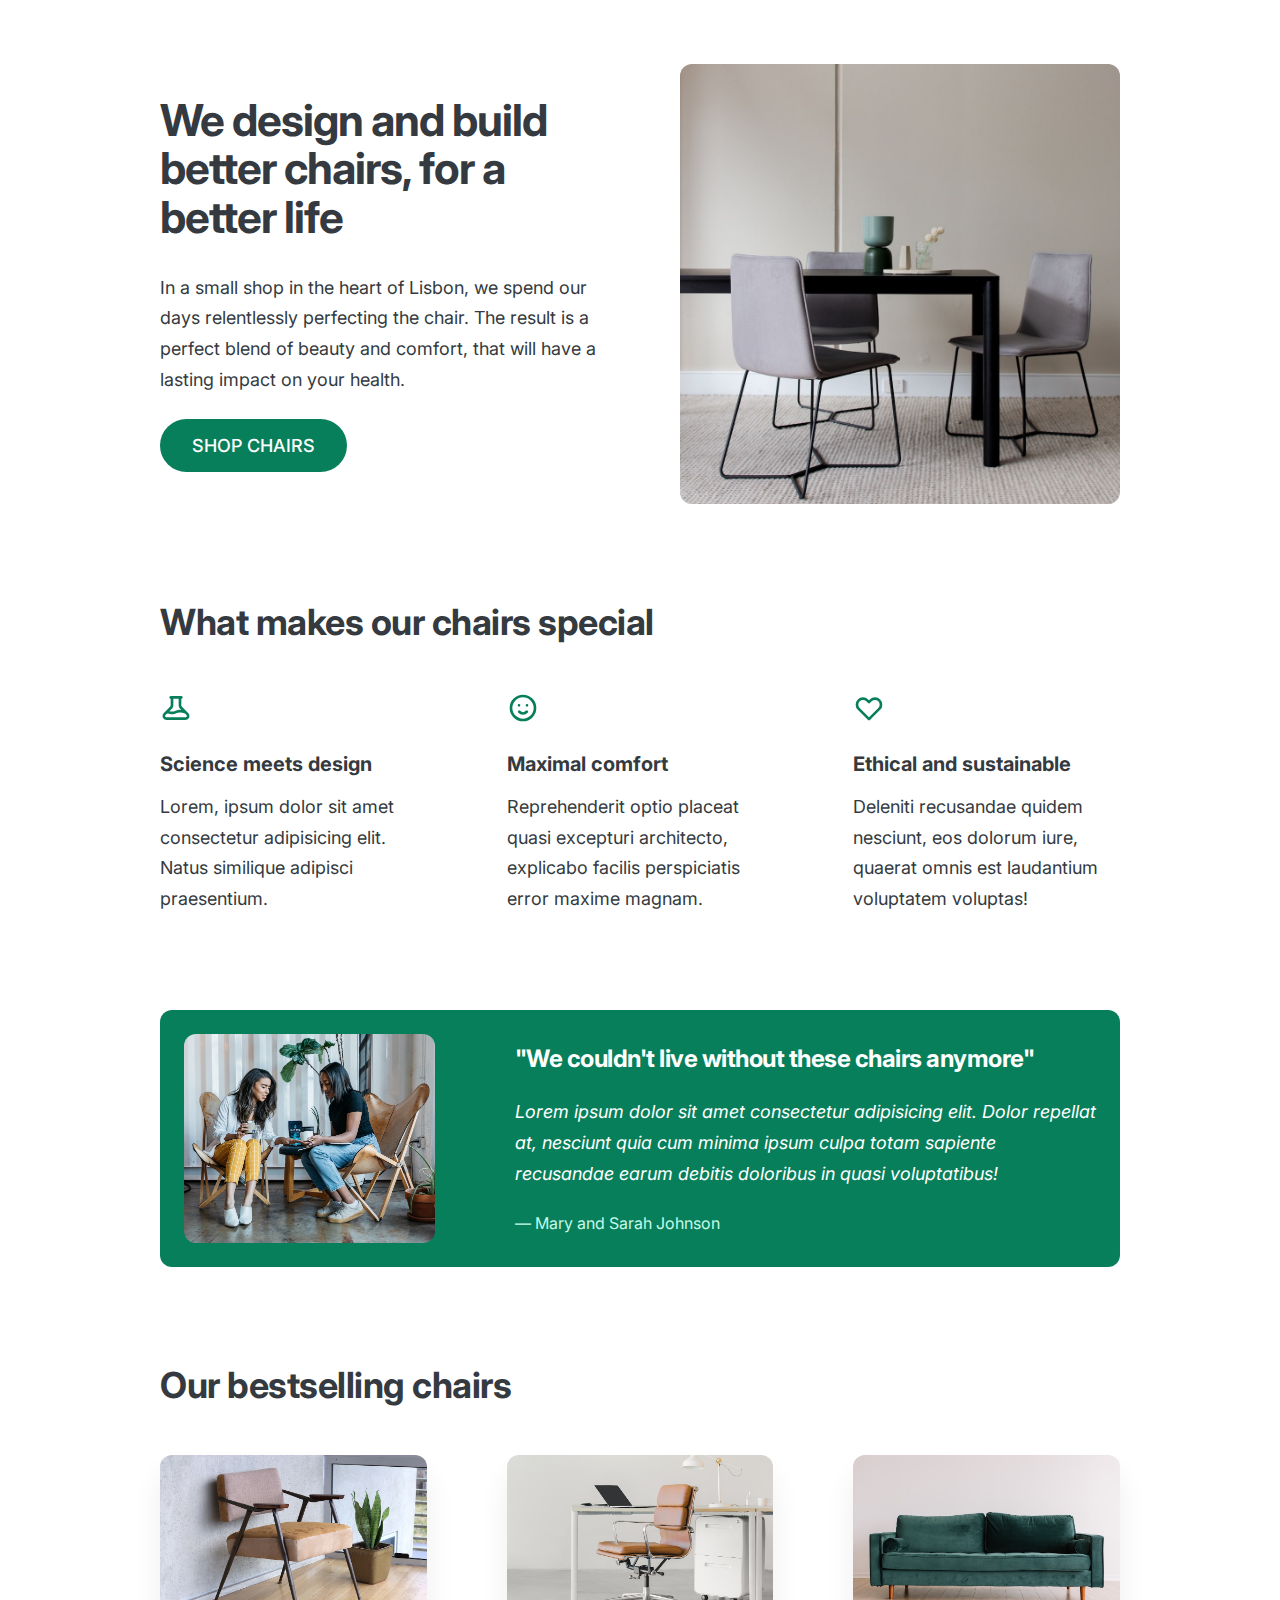
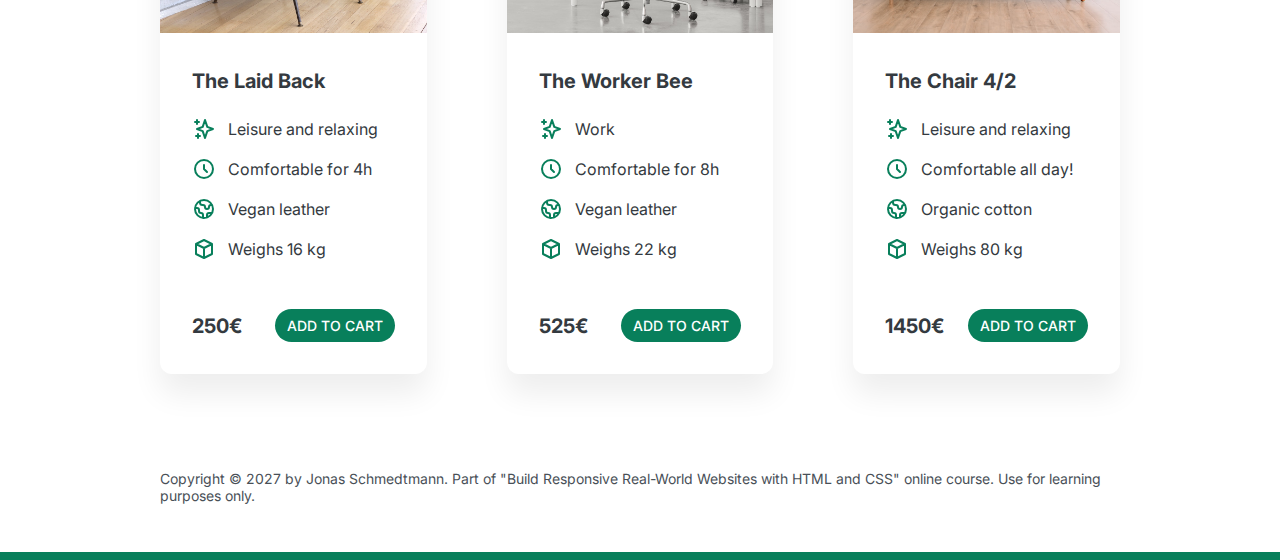
<file: HTML CSS Complete Course/final/05-Design/index.html>
<!DOCTYPE html>
<html lang="en">
  <head>
    <meta charset="UTF-8" />
    <meta http-equiv="X-UA-Compatible" content="IE=edge" />
    <meta name="viewport" content="width=device-width, initial-scale=1.0" />

    <link rel="preconnect" href="https://fonts.gstatic.com" />
    <link
      href="https://fonts.googleapis.com/css2?family=Inter:wght@400;500;700&display=swap"
      rel="stylesheet"
    />

    <link rel="stylesheet" href="style.css" />
    <title>Lisbon Chair Shop</title>
  </head>
  <body>
    <div class="container">
      <header>
        <div class="header-text-box">
          <h1>We design and build better chairs, for a better life</h1>
          <p class="header-text">
            In a small shop in the heart of Lisbon, we spend our days
            relentlessly perfecting the chair. The result is a perfect blend of
            beauty and comfort, that will have a lasting impact on your health.
          </p>
          <a class="btn btn--big" href="#">Shop chairs</a>
        </div>
        <img src="hero.jpg" alt="Photo" />
      </header>

      <section>
        <h2>What makes our chairs special</h2>
        <div class="grid-3-cols">
          <div>
            <svg
              xmlns="http://www.w3.org/2000/svg"
              class="features-icon"
              fill="none"
              viewBox="0 0 24 24"
              stroke="currentColor"
            >
              <path
                stroke-linecap="round"
                stroke-linejoin="round"
                stroke-width="2"
                d="M19.428 15.428a2 2 0 00-1.022-.547l-2.387-.477a6 6 0 00-3.86.517l-.318.158a6 6 0 01-3.86.517L6.05 15.21a2 2 0 00-1.806.547M8 4h8l-1 1v5.172a2 2 0 00.586 1.414l5 5c1.26 1.26.367 3.414-1.415 3.414H4.828c-1.782 0-2.674-2.154-1.414-3.414l5-5A2 2 0 009 10.172V5L8 4z"
              />
            </svg>
            <p class="features-title"><strong>Science meets design</strong></p>
            <p class="features-text">
              Lorem, ipsum dolor sit amet consectetur adipisicing elit. Natus
              similique adipisci praesentium.
            </p>
          </div>

          <div>
            <svg
              xmlns="http://www.w3.org/2000/svg"
              class="features-icon"
              fill="none"
              viewBox="0 0 24 24"
              stroke="currentColor"
            >
              <path
                stroke-linecap="round"
                stroke-linejoin="round"
                stroke-width="2"
                d="M14.828 14.828a4 4 0 01-5.656 0M9 10h.01M15 10h.01M21 12a9 9 0 11-18 0 9 9 0 0118 0z"
              />
            </svg>
            <p class="features-title">
              <strong>Maximal comfort</strong>
            </p>
            <p class="features-text">
              Reprehenderit optio placeat quasi excepturi architecto, explicabo
              facilis perspiciatis error maxime magnam.
            </p>
          </div>

          <div>
            <svg
              xmlns="http://www.w3.org/2000/svg"
              class="features-icon"
              fill="none"
              viewBox="0 0 24 24"
              stroke="currentColor"
            >
              <path
                stroke-linecap="round"
                stroke-linejoin="round"
                stroke-width="2"
                d="M4.318 6.318a4.5 4.5 0 000 6.364L12 20.364l7.682-7.682a4.5 4.5 0 00-6.364-6.364L12 7.636l-1.318-1.318a4.5 4.5 0 00-6.364 0z"
              />
            </svg>
            <p class="features-title">
              <strong>Ethical and sustainable</strong>
            </p>
            <p class="features-text">
              Deleniti recusandae quidem nesciunt, eos dolorum iure, quaerat
              omnis est laudantium voluptatem voluptas!
            </p>
          </div>
        </div>
      </section>

      <section class="testimonial-section">
        <div class="grid-3-cols">
          <img src="customers.jpg" alt="People sitting on chairs" />
          <div class="testimonial-box">
            <h2>"We couldn't live without these chairs anymore"</h2>
            <blockquote class="testimonial-text">
              Lorem ipsum dolor sit amet consectetur adipisicing elit. Dolor
              repellat at, nesciunt quia cum minima ipsum culpa totam sapiente
              recusandae earum debitis doloribus in quasi voluptatibus!
            </blockquote>
            <p class="testimonial-author">&mdash; Mary and Sarah Johnson</p>
          </div>
        </div>
      </section>

      <section>
        <h2>Our bestselling chairs</h2>
        <div class="grid-3-cols">
          <figure class="chair">
            <img src="chair-1.jpg" alt="Chair" />
            <div class="chair-box">
              <h3>The Laid Back</h3>
              <ul class="chair-details">
                <li>
                  <svg
                    xmlns="http://www.w3.org/2000/svg"
                    class="chair-icon"
                    fill="none"
                    viewBox="0 0 24 24"
                    stroke="currentColor"
                  >
                    <path
                      stroke-linecap="round"
                      stroke-linejoin="round"
                      stroke-width="2"
                      d="M5 3v4M3 5h4M6 17v4m-2-2h4m5-16l2.286 6.857L21 12l-5.714 2.143L13 21l-2.286-6.857L5 12l5.714-2.143L13 3z"
                    />
                  </svg>
                  <!-- Span is a generic INLINE text element, it doesn't have any meaning. It's like a div element, but inline -->
                  <span>Leisure and relaxing</span>
                </li>
                <li>
                  <svg
                    xmlns="http://www.w3.org/2000/svg"
                    class="chair-icon"
                    fill="none"
                    viewBox="0 0 24 24"
                    stroke="currentColor"
                  >
                    <path
                      stroke-linecap="round"
                      stroke-linejoin="round"
                      stroke-width="2"
                      d="M12 8v4l3 3m6-3a9 9 0 11-18 0 9 9 0 0118 0z"
                    />
                  </svg>
                  <span>Comfortable for 4h</span>
                </li>
                <li>
                  <svg
                    xmlns="http://www.w3.org/2000/svg"
                    class="chair-icon"
                    fill="none"
                    viewBox="0 0 24 24"
                    stroke="currentColor"
                  >
                    <path
                      stroke-linecap="round"
                      stroke-linejoin="round"
                      stroke-width="2"
                      d="M3.055 11H5a2 2 0 012 2v1a2 2 0 002 2 2 2 0 012 2v2.945M8 3.935V5.5A2.5 2.5 0 0010.5 8h.5a2 2 0 012 2 2 2 0 104 0 2 2 0 012-2h1.064M15 20.488V18a2 2 0 012-2h3.064M21 12a9 9 0 11-18 0 9 9 0 0118 0z"
                    />
                  </svg>
                  <span>Vegan leather</span>
                </li>
                <li>
                  <svg
                    xmlns="http://www.w3.org/2000/svg"
                    class="chair-icon"
                    fill="none"
                    viewBox="0 0 24 24"
                    stroke="currentColor"
                  >
                    <path
                      stroke-linecap="round"
                      stroke-linejoin="round"
                      stroke-width="2"
                      d="M20 7l-8-4-8 4m16 0l-8 4m8-4v10l-8 4m0-10L4 7m8 4v10M4 7v10l8 4"
                    />
                  </svg>
                  <span>Weighs 16 kg</span>
                </li>
              </ul>
              <div class="chair-price">
                <strong>250€</strong>
                <a href="#" class="btn btn--small">Add to cart</a>
              </div>
            </div>
          </figure>

          <figure class="chair">
            <img src="chair-2.jpg" alt="Chair" />
            <div class="chair-box">
              <h3>The Worker Bee</h3>
              <ul class="chair-details">
                <li>
                  <svg
                    xmlns="http://www.w3.org/2000/svg"
                    class="chair-icon"
                    fill="none"
                    viewBox="0 0 24 24"
                    stroke="currentColor"
                  >
                    <path
                      stroke-linecap="round"
                      stroke-linejoin="round"
                      stroke-width="2"
                      d="M5 3v4M3 5h4M6 17v4m-2-2h4m5-16l2.286 6.857L21 12l-5.714 2.143L13 21l-2.286-6.857L5 12l5.714-2.143L13 3z"
                    />
                  </svg>
                  <span>Work</span>
                </li>
                <li>
                  <svg
                    xmlns="http://www.w3.org/2000/svg"
                    class="chair-icon"
                    fill="none"
                    viewBox="0 0 24 24"
                    stroke="currentColor"
                  >
                    <path
                      stroke-linecap="round"
                      stroke-linejoin="round"
                      stroke-width="2"
                      d="M12 8v4l3 3m6-3a9 9 0 11-18 0 9 9 0 0118 0z"
                    />
                  </svg>
                  <span>Comfortable for 8h</span>
                </li>
                <li>
                  <svg
                    xmlns="http://www.w3.org/2000/svg"
                    class="chair-icon"
                    fill="none"
                    viewBox="0 0 24 24"
                    stroke="currentColor"
                  >
                    <path
                      stroke-linecap="round"
                      stroke-linejoin="round"
                      stroke-width="2"
                      d="M3.055 11H5a2 2 0 012 2v1a2 2 0 002 2 2 2 0 012 2v2.945M8 3.935V5.5A2.5 2.5 0 0010.5 8h.5a2 2 0 012 2 2 2 0 104 0 2 2 0 012-2h1.064M15 20.488V18a2 2 0 012-2h3.064M21 12a9 9 0 11-18 0 9 9 0 0118 0z"
                    />
                  </svg>
                  <span>Vegan leather</span>
                </li>
                <li>
                  <svg
                    xmlns="http://www.w3.org/2000/svg"
                    class="chair-icon"
                    fill="none"
                    viewBox="0 0 24 24"
                    stroke="currentColor"
                  >
                    <path
                      stroke-linecap="round"
                      stroke-linejoin="round"
                      stroke-width="2"
                      d="M20 7l-8-4-8 4m16 0l-8 4m8-4v10l-8 4m0-10L4 7m8 4v10M4 7v10l8 4"
                    />
                  </svg>
                  <span>Weighs 22 kg</span>
                </li>
              </ul>
              <div class="chair-price">
                <strong>525€</strong>
                <a href="#" class="btn btn--small">Add to cart</a>
              </div>
            </div>
          </figure>

          <figure class="chair">
            <img src="chair-3.jpg" alt="Chair" />
            <div class="chair-box">
              <h3>The Chair 4/2</h3>
              <ul class="chair-details">
                <li>
                  <svg
                    xmlns="http://www.w3.org/2000/svg"
                    class="chair-icon"
                    fill="none"
                    viewBox="0 0 24 24"
                    stroke="currentColor"
                  >
                    <path
                      stroke-linecap="round"
                      stroke-linejoin="round"
                      stroke-width="2"
                      d="M5 3v4M3 5h4M6 17v4m-2-2h4m5-16l2.286 6.857L21 12l-5.714 2.143L13 21l-2.286-6.857L5 12l5.714-2.143L13 3z"
                    />
                  </svg>
                  <span>Leisure and relaxing</span>
                </li>
                <li>
                  <svg
                    xmlns="http://www.w3.org/2000/svg"
                    class="chair-icon"
                    fill="none"
                    viewBox="0 0 24 24"
                    stroke="currentColor"
                  >
                    <path
                      stroke-linecap="round"
                      stroke-linejoin="round"
                      stroke-width="2"
                      d="M12 8v4l3 3m6-3a9 9 0 11-18 0 9 9 0 0118 0z"
                    />
                  </svg>
                  <span>Comfortable all day!</span>
                </li>
                <li>
                  <svg
                    xmlns="http://www.w3.org/2000/svg"
                    class="chair-icon"
                    fill="none"
                    viewBox="0 0 24 24"
                    stroke="currentColor"
                  >
                    <path
                      stroke-linecap="round"
                      stroke-linejoin="round"
                      stroke-width="2"
                      d="M3.055 11H5a2 2 0 012 2v1a2 2 0 002 2 2 2 0 012 2v2.945M8 3.935V5.5A2.5 2.5 0 0010.5 8h.5a2 2 0 012 2 2 2 0 104 0 2 2 0 012-2h1.064M15 20.488V18a2 2 0 012-2h3.064M21 12a9 9 0 11-18 0 9 9 0 0118 0z"
                    />
                  </svg>
                  <span>Organic cotton</span>
                </li>
                <li>
                  <svg
                    xmlns="http://www.w3.org/2000/svg"
                    class="chair-icon"
                    fill="none"
                    viewBox="0 0 24 24"
                    stroke="currentColor"
                  >
                    <path
                      stroke-linecap="round"
                      stroke-linejoin="round"
                      stroke-width="2"
                      d="M20 7l-8-4-8 4m16 0l-8 4m8-4v10l-8 4m0-10L4 7m8 4v10M4 7v10l8 4"
                    />
                  </svg>
                  <span>Weighs 80 kg</span>
                </li>
              </ul>
              <div class="chair-price">
                <strong>1450€</strong>
                <a href="#" class="btn btn--small">Add to cart</a>
              </div>
            </div>
          </figure>
        </div>
      </section>

      <footer>
        Copyright &copy; 2027 by Jonas Schmedtmann. Part of "Build Responsive
        Real-World Websites with HTML and CSS" online course. Use for learning
        purposes only.
      </footer>
    </div>
  </body>
</html>
</file>
<file: HTML CSS JAVASCRIPT/P1 Guess My Number Game/style.css>
* {
  box-sizing: border-box;
  margin: 0px;
  text-align: center;
}
body {
  font-family: "Silkscreen", cursive;
  background-color: black;
  color: white;
}
.guess {
  font-size: 70px;
  display: flex;
  align-self: center;
  gap: 20px;
}

button {
  font-family: "Silkscreen", cursive;
  font-size: 24px;
  font-weight: bold;
  padding: 16px 16px;
}

.range {
  font-size: 28px;
}

.header {
  position: relative;
  padding: 30px;
  display: flex;
  justify-content: space-between;
}

.input {
  font-family: "Silkscreen", cursive;
  font-size: 24px;
  color: white;
  background-color: black;
  width: 200px;
  padding: 16px 16px;
  border: 2px solid white;
  margin: 0px 0px 30px;
}

.hero {
  display: flex;
  justify-content: space-around;
  align-items: center;
}

.right p {
  text-align: left;
  line-height: 2;
  font-size: 32px;
}

.main-screen {
  padding: 20px;
  display: flex;
  flex-direction: column;
  gap: 60px;
  margin-bottom: 30px;
}

.checks {
  text-align: left;
}

.number {
  margin: auto;
  /* change 2  */
  font-size: 50px;
  position: absolute;
  top: 80px;
  left: 45%;
  /* change - 1 */
  border: 2px solid white;
  padding: 16px;
}

.made {
  margin-top: 30px;
  /* change3  */
  font-size: 24px;
}
</file>
<file: HTML CSS JAVASCRIPT/P1 Guess My Number Game/style2.css>
@media (max-width: 800px) {
  button {
    font-family: "Silkscreen", cursive;
    font-size: 20px;
    font-weight: bold;
    padding: 5px 5px 5px 5px;
  }

  .check {
    margin-top: -10px;
    margin-left: 30px;
  }

  .main-screen {
    margin-top: 50px;
    padding: 5px;
  }

  .range {
    font-size: 16px;
    margin: 10px 0px 0px 0px;
  }

  .guess {
    font-size: 30px;
    margin-top: 80px;
  }

  .number {
    margin: 30px auto 0px auto;
    font-size: 30px;
    padding: 16px;
  }

  .input {
    font-size: 16px;
    width: 130px;
    padding: 12px 12px;
    margin: 0px 0px 30px 30px;
  }

  .right p {
    text-align: left;
    line-height: 2;
    font-size: 14px;
    margin-top: 10px;
  }

  .right {
    margin-top: -30px;
  }
}

@media (max-width: 400px) {
  button {
    font-family: "Silkscreen", cursive;
    font-size: 16px;
    font-weight: bold;
    padding: 5px 5px 5px 5px;
  }

  .check {
    margin-top: -10px;
    margin-left: 30px;
  }

  .main-screen {
    padding: 5px;
  }

  .range {
    font-size: 12px;
    margin: 10px 0px 0px 0px;
  }

  .guess {
    font-size: 30px;
    margin-top: 60px;
  }

  .number {
    margin: 30px auto 0px auto;
    font-size: 30px;
    padding: 16px;
  }

  .input {
    font-size: 16px;
    width: 130px;
    padding: 12px 12px;
    margin: 0px 0px 30px 30px;
  }

  .right p {
    text-align: left;
    line-height: 2;
    font-size: 12px;
    margin-top: 10px;
  }

  .right {
    margin-top: -30px;
  }
}
</file>
<file: HTML CSS JAVASCRIPT/P2 Password Generator/style.css>
* {
  margin: 0px;
  padding: 0px;
}

body {
  margin: auto;
  display: flex;
  flex-direction: column;
  background-color: #131425;
  color: white;
  max-width: 400px;
  position: relative;
}

.length1 {
  display: flex;
  justify-content: space-between;
  align-items: center;
  margin: 0px 20px 10px 20px;
  padding: 18px;
  background-color: #6a70b11d;
  border-radius: 10px;
  font-family: "Comfortaa", cursive;
  font-weight: 600;
}

#quantity {
  width: 60px;
  background-color: #f4df94;
  padding: 7px;
  border-radius: 100px;
  border: 2px solid #f4df94;
  margin-left: 120px;
}
img {
  height: 200px;
}
.ok {
  margin-left: 10px;
  cursor: pointer;
}
.heading {
  text-align: left;
  padding: 20px;
  line-height: 1.3;
  font-family: "Bungee", cursive;
  font-size: 54px;
  /* text-align: center; */
}
.bubble {
  position: absolute;
  top: 1px;
  opacity: 1;
}

.image {
  height: 200px;
  align-self: center;
  margin-left: 100px;
}
.generated-password {
  display: flex;
  flex-direction: column;
  justify-content: center;
  align-items: center;
  padding: 16px;
  background-color: white;
  margin: 15px;
  border-radius: 10px;
  color: black;
  font-weight: bold;
  font-size: 24px;
}
@media (min-width: 600px) {
  .generated-password {
    display: flex;
    flex-direction: row;
    align-items: center;
    justify-content: center;
  }
  .pass {
    margin-left: 30px;
  }
}
.star {
  margin: auto;
}
.set {
  font-size: 18px;
  font-family: "Bungee", cursive;
  padding: 8px;
  margin: 0px 20px 0px 20px;
}
.upper {
  padding: 16px;
  background-color: #6a70b11d;
  display: flex;
  justify-content: space-between;
  align-items: center;
  border-radius: 10px;
  margin: 0px 20px 10px 20px;
}
.upper p {
  font-weight: 600;
}
.case {
  color: white;
  font-family: "Comfortaa", cursive;
}

.button {
  cursor: pointer;
  font-family: "Gill Sans", "Gill Sans MT", Calibri, "Trebuchet MS", sans-serif;
  margin: 0px 20px 30px 20px;
  background-color: #f4df94;
  color: black;
  border-radius: 10px;
  box-shadow: 10px 10px 8px #282525;
}

.button:hover {
  background-color: #00eaff;
}
.generate {
  text-align: center;
  padding: 16px;
  font-size: 18px;
  font-weight: bold;
  /* letter-spacing: 1px; */
}
.switch {
  padding: 10px;
}

.switch {
  position: relative;
  display: inline-block;
  width: 58px;
  height: 15px;
}

.switch input {
  opacity: 1;
  width: 10px;
  height: 10px;
}

.slider {
  position: absolute;
  cursor: pointer;
  top: 0;
  left: 0;
  right: 0;
  bottom: 0;
  background-color: #4f4933;
  transition: 0.1s;
}

.slider:before {
  position: absolute;
  content: "";
  height: 26px;
  width: 26px;
  left: 04px;
  bottom: 4px;
  background-color: white;
  transition: 0.4s;
}

input:checked + .slider {
  background-color: #f4df94;
}

input:focus + .slider {
  box-shadow: 0 0 1px #ffffff;
}

input:checked + .slider:before {
  transform: translateX(42px);
  background-color: #000000;
}

.slider.round {
  border-radius: 34px;
}

.slider.round:before {
  border-radius: 50%;
}

.material-symbols-outlined {
  display: none;
  cursor: pointer;
}
.Copy-Password {
  margin: 10px 0px 0px 30px;
  width: 70px;
  border-radius: 20px;
  padding: 16px;
  font-size: 16px;
  font-family: "Comfortaa", cursive;
  background-color: rgb(7, 255, 7);
  display: none;
}
@media (min-width: 600px) {
  .Copy-Password {
    transform: translate(60px);
    margin-top: -2px;
  }
}
.pass {
  display: flex;
  gap: 10px;
  justify-content: space-evenly;
  align-items: center;
}

#done {
  display: none;
}

.Made {
  font-size: 20px;
  font-family: "Bungee", cursive;
  text-align: center;
}
</file>
<file: HTML CSS JAVASCRIPT/P3 Roll The Dice Game/style.css>
* {
  padding: 0px;
  margin: 0px;
  box-sizing: border-box;
}

body {
  align-content: center;
  position: relative;
  height: 100vh;
  flex-direction: column;
  display: flex;
  text-align: center;
  justify-content: center;
  font-family: "Nunito", sans-serif;
  background-image: linear-gradient(to top left, #753682 0%, #bf2e34 100%);
}

button {
  position: absolute;
  left: 50%;
  transform: translateX(-50%);
  color: rgb(0, 0, 0);
  background: none;
  border: none;
  font-family: inherit;
  font-size: 16px;
  text-transform: uppercase;
  cursor: pointer;
  font-weight: 800;
  transition: all 0.2s;
  background-color: white;
  background-color: rgba(255, 255, 255, 0.6);
  backdrop-filter: blur(1px);
  padding: 0.7rem 2.5rem;
  border-radius: 50rem;
  box-shadow: 0 1.75rem 3.5rem rgba(0, 0, 0, 0.1);
  padding: 10px;
}

.about img {
  height: 300px;
}
.players {
  align-self: center;
  justify-content: center;
  margin: auto;
  font-size: 24px;
  display: flex;
}

.player-1 {
  padding: 100px;
}
#p-1 {
  background-color: #cc9faf;
}
#p-2 {
  background-color: #b16c88;
}

.score {
  margin-top: 60px;
  font-size: 20px;
  color: white;
  text-align: center;
  display: flex;
  flex-direction: column;
  gap: 20px;
  padding: 30px 50px 30px 50px;
  border-radius: 10px;
  background-color: #c02e58;
}

.high-score1 {
  font-size: 74px;
  color: rgb(133, 26, 26);
}
.high-score2 {
  font-size: 74px;
  color: rgb(133, 26, 26);
}

.centre {
  display: flex;
  flex-direction: column;
}

.hidden {
  box-shadow: 0 1.75rem 3.5rem rgba(0, 0, 0, 0.1);
  position: absolute;
  align-self: center;
  top: 14rem;
  display: inline-block;
  height: 60px;
}
.new-game {
  top: 19vh;
}
.roll-dice {
  padding: 10px 30px 10px 30px;
  top: 22.3rem;
}
.hold {
  top: 26.1rem;
}

.player-1 {
  backdrop-filter: blur(200px);
  filter: blur();
  box-shadow: 0 3rem 5rem rgba(0, 0, 0, 0.25);
}
@media screen and (max-width: 1000px) {
  .main {
    transform: scale(0.6);
  }
}

@media screen and (max-width: 500px) {
  .main {
    transform: scale(0.39);
  }
}

.Made {
  font-family: "Nunito", sans-serif;
  color: white;
  font-size: 22px;
  padding: 20px;
}
</file>
<file: HTML CSS JAVASCRIPT/P4 Tic Tac Toe Game/style.css>
* {
  margin: 0px;
  padding: 0px;
}
body {
  font-family: "Acme", sans-serif;
  background-color: #13151e;
  color: rgb(255, 255, 255);
  display: flex;
  flex-direction: column;
  align-items: center;
  gap: 60px;
}

header {
  margin-top: 50px;
  text-align: center;
  font-size: 64px;
}

.reset {
  font-size: 28px;
  padding: 20px 30px 20px 30px;
  background-color: #032344;
  text-decoration: none;
  color: white;
  width: 100px;
  border-radius: 10px;
  padding-left: 48px;
}

.players {
  display: flex;
  flex-direction: column;
  font-family: "Chakra Petch", sans-serif;
  font-size: 32px;
  gap: 30px;
}

.leftPortion {
  display: flex;
  align-items: center;
  gap: 150px;
}

.box2 {
  cursor: pointer;
  position: absolute;
  top: 45%;
  left: 52vw;
  display: inline-grid;
  grid-template-columns: auto auto auto;
  gap: 70px;
}

#cellcontainer {
  box-shadow: 5px 10px 20px #000000;
  width: 360px;
  height: 360px;
  display: grid;
  grid-template-columns: repeat(3, auto);
  background-color: #032344;
  margin: auto;
  color: white;
  border-radius: 20px;
}

.cell {
  cursor: pointer;
  padding: 35px;
  font-size: 38px;
}
.p-1,
.p-2 {
  font-family: "Acme", sans-serif;
}
#cell0,
#cell1,
#cell2,
#cell3,
#cell4,
#cell5 {
  border-bottom: 1px solid white;
}
#cell0,
#cell1,
#cell3,
#cell4,
#cell6,
#cell7 {
  border-right: 1px solid white;
}
#myaudio {
  display: none;
}
</file>
<file: HTML CSS JAVASCRIPT/P4 Tic Tac Toe Game/style2.css>
@media screen and (max-width: 800px) {
  .main {
    transform: scale(0.8);
  }
  .leftPortion {
    display: flex;
    flex-direction: column;
  }
  .players {
    margin-top: -80px;
  }
  .heading {
    font-size: 54px;
  }
  .frame {
    margin-top: -70px;
  }
}
</file>
<file: HTML CSS JAVASCRIPT/P5 Expenses Manager/style.css>
* {
  padding: 0px;
  margin: 0px;
}
.upper {
  padding-top: 7%;
  height: 760px;
  width: 98.8vw;
  backdrop-filter: blur(30px);
  background-image: url(images/unsplash_LoG7zLmSHX8.png);
}
body {
  font-family: "Inknut Antiqua", serif;
}
.logo {
  padding: 20px;
}
.heading {
  font-size: 44px;
}

.login2 {
  font-size: 17px;
  margin-top: 12px;
}

#eye {
  cursor: pointer;
  padding: 6px 9px 6px 6px;
}

#eyeopen {
  cursor: pointer;
  margin-left: -55px;
  padding: 6px 9px 6px 6px;
  display: none;
}
.userimg {
  box-shadow: -10px 10px 10px 0px rgba(232, 230, 230, 0.855);
  background-color: white;
  padding: 9px 16px 9px 9px;
  border-radius: 0px 30px 30px 0px;
  margin-left: -20px;
}
.main {
  backdrop-filter: blur(4px);
  box-shadow: 7px 7px 20px 0px rgb(70, 69, 69);
  border-radius: 30px;
  margin: auto;
  display: flex;
  width: fit-content;
  height: 550px;
  gap: 80px;
  justify-content: space-around;
  align-items: center;
  background-color: #f2f2f2;
}
.illustration {
  box-shadow: 6px 7px 10px 0px rgb(73, 73, 73);
  margin: 0px 10px 0px -10px;
  padding: 10px;
  background-color: #142c47;
  width: 420px;
  border-radius: 30px;
  height: 500px;
}
input {
  box-shadow: 0px 14px 10px 0px rgb(232, 230, 230);
  font-size: 16px;
  border: none;
  padding: 12px 50px 12px 12px;
  border-radius: 20px;
}
button {
  cursor: pointer;
  box-shadow: 0px 14px 10px 0px rgba(225, 223, 223, 0.783);
  font-family: "Inknut Antiqua", serif;
  background-color: white;
  border-radius: 30px;
  width: 290px;
  border: 1px solid black;
  margin-left: 40px;
}

button:active {
  transform: translateY(5px);
  box-shadow: 0px 14px 10px 0px rgba(202, 202, 202, 0.783);
}
.userinput {
  gap: 6px;
  display: flex;
  align-items: center;
  margin: 0px 20px 0px 40px;
}

.credentials {
  display: flex;
  flex-direction: column;
  gap: 24px;
}
.signup-left {
  margin: 0px 0px 0px 60px;
  align-items: center;
  text-align: center;
  justify-content: center;
  display: flex;
  flex-direction: column;
  gap: 30px;
}
.welcome {
  margin-top: -90px;
}
.current-balance {
  font-size: 18px;
  font-family: "Poppins", sans-serif;
  padding: 50px 0px 20px 0px;
  display: flex;
  align-items: center;
  gap: 270px;
  margin: auto;
  justify-content: space-between;
}
.data {
  margin-top: 8px;
}
.balance {
  font-size: 44px;
  margin-left: -20px;
}
.movements-section {
  position: relative;
  width: 500px;
  justify-content: space-between;
  font-family: "Poppins", sans-serif;
  gap: 60px;
  display: flex;
  font-size: 20px;
  border-radius: 8px;
  padding: 20px;
  align-items: center;
  margin: 0px 0px 4px 0px;
  background-color: #f2f2f2;
}

.movements {
  overflow: scroll;
  height: 620px;
  width: 560px;
  margin: 0px 0px 40px 0px;
}
.amount {
  font-size: 32px;
}
.movement-type-EXPENSES {
  position: absolute;
  padding: 8px;
  font-size: 14px;
  font-weight: bold;
  border-radius: 7px;
  background-image: linear-gradient(to right top, #90fff9, #90f088);
}
.movement-type-INCOME {
  position: absolute;
  padding: 8px;
  font-size: 14px;
  border-radius: 7px;
  font-weight: bold;
  background-image: linear-gradient(to right top, #d4c0e8, #ecaec6);
}
.movementsdate {
  font-size: 16px;
}
.upper {
  display: block;
}

.greet {
  font-family: "Poppins", sans-serif;
  margin: 10px 0px -30px 0px;
  font-size: 24px;
}
.application {
  display: flex;
  justify-content: space-evenly;
  align-items: center;
  margin: auto;
  gap: 20px;
}
.sab-kuch {
  display: none;
}
.iwannaflex {
  display: flex;
}

.transfers {
  display: flex;
  flex-direction: column;
  gap: 28px;
  align-items: center;
}

.tick {
  cursor: pointer;
  box-shadow: -10px 0px 10px 0px rgba(225, 223, 223, 0.783);
  background-color: white;
  padding: 9px 16px 6px 9px;
  border-radius: 0px 30px 30px 0px;
  margin-left: -20px;
  margin-top: 20px;
  width: 30px;
}
.input_tick {
  display: flex;
  align-items: center;
}

#transfers-1 {
  background-image: linear-gradient(to right, #fff95b, #ff930f);
  padding: 30px;

  border-radius: 20px;
}

#transfers-2 {
  margin-top: 40px;
  border-radius: 20px;
}

#transfers-3 {
  background-image: linear-gradient(to right, #ecdec4, #f49fda);
  padding: 30px; 
  border-radius: 20px;
}

#transfers-4 {
  margin-top: 40px;
  border-radius: 20px;
}
#kharch1,
#kharch2,
#kaisa,
#kaisaincome {
  margin-top: 20px;
}
.how-much{
  width: 340px;
}
.expense_value {
  box-shadow: none;
}
.expense {
  font-family: "Poppins", sans-serif;
  font-size: 18px;
}
#balance_button {
  box-shadow: none;
  padding: 8px;
  height: 50px;
  width: 360px;
  margin-left: 4px;
  background-color: #f9f9f9;
  border-radius: 12px;
  font-family: "Poppins", sans-serif;
  font-size: 18px;
  background-image: linear-gradient(to right bottom, #f7e9e8, #e9f0aa, #ebd199);
  border: none;
}
.t-expenses,
.t-income {
  padding: 8px;
  width: 230px;
  border-radius: 12px;
  font-family: "Poppins", sans-serif;
  font-size: 18px;
  background-image: linear-gradient(to right, #cacff9a3, #f5cbd9, #f4bccd);
}
#t-income-id {
  background-image: linear-gradient(to right bottom, #affcaf, #8deef7);
}

.footer {
  display: flex;
  margin: auto;
  gap: 30px;
  align-items: center;
  justify-content: center;
  padding: 0px 0px 50px 90px;
}

.note {
  font-family: "Poppins", sans-serif;
  width: 580px;
  margin-bottom: 30px;
}
.tickeed {
  height: 30px;
  width: 30px;
}
</file>
<file: HTML CSS JS + API/P1 Country API/style.css>
* {
  margin: 0px;
  padding: 0px;
}

body {
  background-color: rgba(228, 233, 238, 0.851);
  padding: 20px;
}

.country-card {
  display: flex;
  flex-direction: column;
  gap: 10px;
  margin: 30px;
  width: fit-content;
  background-color: white;
}

#name {
  box-sizing: border-box;
  background-color: rgb(227, 241, 227);
  padding: 8px;
  border-radius: 2px;
  width: fit-content;
  margin-left: 16px;
  font-size: 20px;
  font-weight: 500;
  margin-top: 20px;
}

.cards-container {
  flex-wrap: wrap;
  width: fit-content;
  display: flex;
  justify-content: center;
  flex-direction: row-reverse;
}

.country-card p {
  padding: 0px 30px 0px 20px;
  margin-bottom: 12px;
}

#Currency {
  padding-bottom: 20px;
}

.flag-image {
  height: 200px;
  width: 270px;
}

.search-input {
  padding: 6px;
  border: none;
  border-radius: 6px;
}

.search-container {
  flex-direction: column;
  display: flex;
  align-items: center;
  gap: 10px;
  justify-content: center;
  margin: 30px;
}

button {
  margin: 12px 0px 0px 4px ;
  border: none;
  background-color: rgb(2, 2, 40);
  color: white;
  padding: 8px;
  border-radius: 6px;
  cursor: pointer;
}

.where{
  width: fit-content;
  text-align: center;
  border: none;
  background-color: rgb(30, 1, 48);
  color: white;
  padding: 7px;
  border-radius: 7px;
  cursor: pointer;
  font-size: 12px;
  margin-bottom: 20px;
}


.error{
  font-weight: bold;
  width: fit-content;
  text-align: center;
  margin: auto;
}
.para {
  font-size: 20px;
}

.neighbouring-countries {
  display: flex;
  flex-direction: column;
  align-items: center;
  transform: scale(0.9);
  width: fit-content;
}

@media only screen and (max-width: 900px) {
  .cards-container {
    flex-wrap: wrap;
    width: fit-content;
    flex-direction: column-reverse;
    margin: auto;
  }
}
</file>
<file: HTML CSS JS + API/P2 Weather API/style.css>
* {
  padding: 0px;
  margin: 0px;
}

body {
  font-family: "Inter", sans-serif;
  background-color: #e3e3e3;
  display: flex;
  justify-content: center;
  flex-direction: column;
}

.LandingScreen {
  display: flex;
  margin: auto;
  flex-direction: column;
  justify-content: center;
  align-items: center;
  text-align: center;
  gap: 30px;
  animation: slidein 0.6s linear 0s alternate;
}

.AppName {
  font-size: 2rem;
  font-family: "Josefin Sans", sans-serif;
  letter-spacing: 0.3rem;
}

.AppIcon {
  width: 255px;
}

.WithDarkBg {
  display: flex;
  flex-direction: column;
  align-items: center;
  gap: 30px;
  color: white;
  background-color: #120a42;
  padding: 54px;
  border-radius: 0px 0px 60px 60px;
}

.TagLine {
  font-size: 14px;
}

.GetStarted {
  padding: 16px 54px 16px 54px;
  border: none;
  margin: 8px;
  font-size: 18px;
  border-radius: 12px;
  color: white;
  background-color: #120a42;
  cursor: pointer;
}

.Cast {
  color: #ffd977;
}

.WithWhiteBg {
  display: flex;
  flex-direction: column;
  justify-content: center;
  align-items: center;
  gap: 30px;
}

.TagLIne2,
.TagLIne3 {
  font-size: 16px;
}

.Weather-UI {
  display: flex;
  flex-direction: column;
  justify-content: center;
  display: none;
}

.WeatherAppScreen {
  display: flex;
  flex-direction: column;
  gap: 10px;
  text-align: left;
  margin: 0px auto 20px auto;
  background-color: #120a42;
  padding: 32px;
  font-size: 18px;
  color: white;
  border-radius: 0px 0px 40px 40px;
  animation: slidein 0.6s linear 0s alternate;
}

.Date {
  text-align: left;
}

.Search {
  width: fit-content;
  display: flex;
  align-items: center;
  gap: 10px;
  margin: 12px 12px 12px 0px;
}

.LocationSearch {
  padding: 10px;
  width: 200px;
  height: 18px;
  border: none;
}

.CurrentWeatherCondition {
  display: flex;
  border-radius: 12px;
  align-items: center;
  justify-content: space-between;
  background-color: #1b1c48;
  padding: 10px 15px 10px 15px;
}

.CurrentTemperature {
  font-size: 44px;
  margin: 12px 0px 12px 8px;
}

.material-symbols-outlined {
  color: black;
  background-color: white;
  padding: 7px;
}

#Search-Check {
  margin-left: -14px;
  border-radius: 0px 6px 6px 0px;
  background-color: #ffd977;
}

#ID-Search {
  margin-right: -12px;
  border-radius: 6px 0px 0px 6px;
}

.CurrentCoditionQuote {
  text-align: center;
  margin: 8px 0px -7px 0px;
}

.CurrentWeatherTy {
  margin: 12px 0px 12px 8px;
}

.Stat {
  display: flex;
  align-items: center;
  justify-content: space-around;
  padding: 12px;
  font-size: 14px;
  background-color: white;
  border-radius: 12px;
  width: 130px;
  text-align: center;
}

.WeatherStats {
  display: flex;
  gap: 20px;
  margin: 12px auto 12px auto;
  animation: slidein 0.6s linear 0s alternate;
}

.stat-Amount {
  font-size: 16px;
  margin: 6px;
}

.temperatureImage {
  height: 40px;
}

#CurrentWeatherImage {
  height: 154px;
}

#Max-min-temp {
  justify-content: space-around;
}

@keyframes slidein {
  0% {
    transform: translateY(300px);
  }

  100% {
    transform: translateY(0px);
  }
}

.Degree {
  font-size: 18px;
  color: #ffd977;
}
</file>
<file: HTML CSS Complete Course/final/03-CSS-Fundamentals/style.css>
* {
  /* border-top: 10px solid #1098ad; */
  margin: 0;
  padding: 0;
}

/* PAGE SECTIONS */
body {
  color: #444;
  font-family: sans-serif;

  border-top: 10px solid #1098ad;
  position: relative;
}

.container {
  width: 800px;
  /* margin-left: auto;
  margin-right: auto; */
  margin: 0 auto;
}

.main-header {
  background-color: #f7f7f7;
  /* padding: 20px;
  padding-left: 40px;
  padding-right: 40px; */
  padding: 20px 40px;
  margin-bottom: 60px;
  /* height: 80px; */
}

nav {
  font-size: 18px;
  /* text-align: center; */
}

article {
  margin-bottom: 60px;
}

.post-header {
  margin-bottom: 40px;
  /* position: relative; */
}

aside {
  background-color: #f7f7f7;
  border-top: 5px solid #1098ad;
  border-bottom: 5px solid #1098ad;
  /* padding-top: 50px;
  padding-bottom: 50px; */
  padding: 50px 0;
  width: 500px;
}

/* SMALLER ELEMENTS */
h1,
h2,
h3 {
  color: #1098ad;
}

h1 {
  font-size: 26px;
  text-transform: uppercase;
  font-style: italic;
}

h2 {
  font-size: 40px;
  margin-bottom: 30px;
}

h3 {
  font-size: 30px;
  margin-bottom: 20px;
  margin-top: 40px;
}

h4 {
  font-size: 20px;
  text-transform: uppercase;
  text-align: center;
}

p {
  font-size: 22px;
  line-height: 1.5;
  margin-bottom: 15px;
}

ul,
ol {
  margin-left: 50px;
  margin-bottom: 20px;
}

li {
  font-size: 20px;
  margin-bottom: 10px;
  /* display: inline; */
}

li:last-child {
  margin-bottom: 0;
}

/* footer p {
  font-size: 16px;
} */

/* article header p {
  font-style: italic;
} */

#author {
  font-style: italic;
  font-size: 18px;
}

#copyright {
  font-size: 16px;
}

.related-author {
  font-size: 18px;
  font-weight: bold;
}

/* ul {
  list-style: none;
} */

.related {
  list-style: none;
}

body {
  /* background-color: orangered; */
}

/* .first-li {
  font-weight: bold;
} */

li:first-child {
  font-weight: bold;
}

li:last-child {
  font-style: italic;
}

li:nth-child(even) {
  /* color: red; */
}

/* Misconception: this won't work! */
article p:first-child {
  color: red;
}

/* Styling links */
a:link {
  color: #1098ad;
  text-decoration: none;
}

a:visited {
  /* color: #777; */
  color: #1098ad;
}

a:hover {
  color: orangered;
  font-weight: bold;
  text-decoration: underline orangered;
}

a:active {
  background-color: black;
  font-style: italic;
}
/* LVHA */

.post-img {
  width: 100%;
  height: auto;
}

nav a:link {
  /* background-color: orangered;
  margin: 20px;
  padding: 20px;

  display: block; */

  margin-right: 30px;
  margin-top: 10px;
  display: inline-block;
}

nav a:link:last-child {
  margin-right: 0;
}

button {
  font-size: 22px;
  padding: 20px;
  cursor: pointer;

  position: absolute;
  /* top: 50px;
  left: 50px; */
  bottom: 50px;
  right: 50px;
}

h1::first-letter {
  font-style: normal;
  margin-right: 5px;
}

h3 + p::first-line {
  /* color: red; */
}

h2 {
  /* background-color: orange; */
  position: relative;
}

h2::before {
  content: "TOP";
  background-color: #ffe70e;
  color: #444;
  font-size: 16px;
  font-weight: bold;
  display: inline-block;
  padding: 5px 10px;
  position: absolute;
  top: -10px;
  right: -25px;
}

/* Resolving conflicts */
/* #copyright {
  color: red;
}

.copyright {
  color: blue;
}

.text {
  color: yellow;
}

footer p {
  color: green !important;
} */

/* nav a:link,
nav p {
  font-size: 18px;
} */
</file>
<file: HTML CSS Complete Course/final/04-CSS-Layouts/style.css>
* {
  /* border-top: 10px solid #1098ad; */
  margin: 0;
  padding: 0;
  box-sizing: border-box;
}

/* PAGE SECTIONS */
body {
  color: #444;
  font-family: sans-serif;

  border-top: 10px solid #1098ad;
  position: relative;
}

.container {
  width: 1200px;
  /* margin-left: auto;
  margin-right: auto; */
  margin: 0 auto;
}

.main-header {
  background-color: #f7f7f7;
  /* padding: 20px;
  padding-left: 40px;
  padding-right: 40px; */
  padding: 20px 40px;
  /* margin-bottom: 60px; */
  /* height: 80px; */
}

nav {
  font-size: 18px;
  /* text-align: center; */
}

article {
  /* margin-bottom: 60px; */
}

.post-header {
  margin-bottom: 40px;
  /* position: relative; */
}

aside {
  background-color: #f7f7f7;
  border-top: 5px solid #1098ad;
  border-bottom: 5px solid #1098ad;
  padding: 50px 40px;
}

/* SMALLER ELEMENTS */
h1,
h2,
h3 {
  color: #1098ad;
}

h1 {
  font-size: 26px;
  text-transform: uppercase;
  font-style: italic;
}

h2 {
  font-size: 40px;
  margin-bottom: 30px;
}

h3 {
  font-size: 30px;
  margin-bottom: 20px;
  margin-top: 40px;
}

h4 {
  font-size: 20px;
  text-transform: uppercase;
  text-align: center;
  margin-bottom: 30px;
}

p {
  font-size: 22px;
  line-height: 1.5;
  margin-bottom: 15px;
}

ul,
ol {
  margin-left: 50px;
  margin-bottom: 20px;
}

li {
  font-size: 20px;
  margin-bottom: 10px;
  /* display: inline; */
}

li:last-child {
  margin-bottom: 0;
}

/* footer p {
  font-size: 16px;
} */

/* article header p {
  font-style: italic;
} */

#author {
  font-style: italic;
  font-size: 18px;
}

#copyright {
  font-size: 16px;
}

.related-author {
  font-size: 18px;
  font-weight: bold;
}

/* ul {
  list-style: none;
} */

.related {
  list-style: none;
  margin-left: 0;
}

body {
  /* background-color: orangered; */
}

/* .first-li {
  font-weight: bold;
} */

li:first-child {
  font-weight: bold;
}

li:last-child {
  font-style: italic;
}

li:nth-child(even) {
  /* color: red; */
}

/* Misconception: this won't work! */
article p:first-child {
  color: red;
}

/* Styling links */
a:link {
  color: #1098ad;
  text-decoration: none;
}

a:visited {
  /* color: #777; */
  color: #1098ad;
}

a:hover {
  color: orangered;
  font-weight: bold;
  text-decoration: underline orangered;
}

a:active {
  background-color: black;
  font-style: italic;
}
/* LVHA */

.post-img {
  width: 100%;
  height: auto;
}

nav a:link {
  /* background-color: orangered;
  margin: 20px;
  padding: 20px;

  display: block; */

  margin-right: 30px;
  display: inline-block;
}

nav a:link:last-child {
  margin-right: 0;
}

button {
  font-size: 22px;
  padding: 20px;
  cursor: pointer;

  position: absolute;
  /* top: 50px;
  left: 50px; */
  bottom: 50px;
  right: 50px;
}

h1::first-letter {
  font-style: normal;
  margin-right: 5px;
}

h3 + p::first-line {
  /* color: red; */
}

h2 {
  /* background-color: orange; */
  position: relative;
}

h2::before {
  content: "TOP";
  background-color: #ffe70e;
  color: #444;
  font-size: 16px;
  font-weight: bold;
  display: inline-block;
  padding: 5px 10px;
  position: absolute;
  top: -10px;
  right: -25px;
}

/* Resolving conflicts */
/* #copyright {
  color: red;
}

.copyright {
  color: blue;
}

.text {
  color: yellow;
}

footer p {
  color: green !important;
} */

/* nav a:link,
nav p {
  font-size: 18px;
} */

/* FLOATS */
/*
.author-img {
  float: left;
  margin-bottom: 20px;
}

.author {
  float: left;
  margin-top: 10px;
  margin-left: 20px;
}

h1 {
  float: left;
}

nav {
  float: right;
}

.clear {
  clear: both;
}

.clearfix::after {
  clear: both;
  content: "";
  display: block;
}

article {
  width: 825px;
  float: left;
}

aside {
  width: 300px;
  float: right;
}

footer {
  clear: both;
}
*/

/* FLEXBOX */
.main-header {
  display: flex;
  align-items: center;
  justify-content: space-between;
}

.author-box {
  display: flex;
  align-items: center;
  margin-bottom: 15px;
}

.author {
  margin-bottom: 0;
  margin-left: 15px;
}

.related-post {
  display: flex;
  align-items: center;
  gap: 20px;
  margin-bottom: 30px;
}

.related-link:link {
  font-size: 17px;
  font-weight: bold;
  font-style: normal;
  margin-bottom: 5px;
  display: block;
}

.related-author {
  margin-bottom: 0;
  font-size: 14px;
  font-weight: normal;
  font-style: italic;
}

/* FLEXBOX LAYOUT */
/* .row {
  display: flex;
  align-items: flex-start;
  gap: 75px;
  margin-bottom: 60px;
}

article {
  flex: 1;
  margin-bottom: 0;
}

aside {
  
  DEFAULTS:
  flex-grow: 0;
  flex-shrink: 1;
  flex-basis: auto;

  flex: 0 0 300px;
} */

/* CSS GRID LAYOUT */
.container {
  display: grid;
  grid-template-columns: 1fr 300px;
  column-gap: 75px;
  row-gap: 60px;
  align-items: start;
}

.main-header {
  /* grid-column: 1 / span 2; */
  grid-column: 1 / -1;
}

article {
}

aside {
}

footer {
  grid-column: 1 / -1;
}
</file>
<file: HTML CSS Complete Course/final/05-Design/style.css>
/*
SPACING SYSTEM (px)
2 / 4 / 8 / 12 / 16 / 24 / 32 / 48 / 64 / 80 / 96 / 128

FONT SIZE SYSTEM (px)
10 / 12 / 14 / 16 / 18 / 20 / 24 / 30 / 36 / 44 / 52 / 62 / 74 / 86 / 98
*/

/* 
MAIN COLOR: #087f5b
GREY COLOR: #343a40
*/

* {
  margin: 0;
  padding: 0;
  box-sizing: border-box;
}

/* ------------------------ */
/* GENERAL STYLES */
/* ------------------------ */
body {
  font-family: "Inter", sans-serif;
  color: #343a40;
  border-bottom: 8px solid #087f5b;
}

.container {
  width: 960px;
  margin: 0 auto;
}

header,
section {
  margin-bottom: 96px;
}

h2 {
  margin-bottom: 48px;
  font-size: 36px;
  letter-spacing: -0.5px;
  /* 24 / 30 / 36 */
}

.grid-3-cols {
  display: grid;
  grid-template-columns: repeat(3, 1fr);
  column-gap: 80px;
}

.btn:link,
.btn:visited {
  background-color: #087f5b;
  color: #fff;
  text-decoration: none;
  text-transform: uppercase;
  font-weight: 500;

  display: inline-block;
  border-radius: 100px;
}

.btn:hover,
.btn:active {
  background-color: #099268;
}

.btn--big {
  font-size: 18px;
  padding: 16px 32px;
}

.btn--small {
  font-size: 14px;
  padding: 8px 12px;
}

img {
  border-radius: 12px;
}

/* ------------------------ */
/* COMPONENT STYLES */
/* ------------------------ */

/* HEADER */
header {
  display: grid;
  grid-template-columns: repeat(2, 1fr);
  column-gap: 80px;
  margin-top: 64px;
}

.header-text-box {
  align-self: center;
}

h1 {
  margin-bottom: 32px;
  font-size: 44px;
  line-height: 1.1;
  letter-spacing: -1px;
  /* 44 / 52 / 62 */

  /* text-shadow: 0 5px 5px rgba(0, 0, 0, 0.2); */
}

.header-text {
  margin-bottom: 24px;
  font-size: 18px;
  line-height: 1.7;
}

img {
  width: 100%;
}

/* FEATURES */
.features-icon {
  stroke: #087f5b;
  width: 32px;
  heigh: 32px;
  margin-bottom: 24px;
}

.features-title {
  margin-bottom: 16px;
  font-size: 20px;
}

.features-text {
  font-size: 18px;
  line-height: 1.7;
}

/* TESTIMONIAL */
.testimonial-section {
  background-color: #087f5b;
  color: #fff;
  padding: 24px;
  border-radius: 12px;
}

.testimonial-box {
  grid-column: 2 / -1;
  align-self: center;
}

.testimonial-box h2 {
  margin-bottom: 24px;
  /* 20 / 24 / 30 */
  font-size: 24px;
}

.testimonial-text {
  font-style: italic;
  margin-bottom: 24px;
  font-size: 18px;
  line-height: 1.7;
  color: ##e6fcf5;
}

.testimonial-author {
  color: #c3fae8;
}

/* CHAIRS */
.chair {
  box-shadow: 0 20px 30px 0 rgba(0, 0, 0, 0.07);
  border-radius: 12px;
}

.chair img {
  border-bottom-left-radius: 0;
  border-bottom-right-radius: 0;
}

.chair-box {
  padding: 32px;
}

h3 {
  margin-bottom: 24px;
  font-size: 20px;
}

.chair-details {
  list-style: none;
  margin-bottom: 48px;
}

.chair-details li {
  display: flex;
  align-items: center;
  gap: 12px;
  margin-bottom: 16px;
}

.chair-details li:last-child {
  margin-bottom: 0;
}

.chair-icon {
  stroke: #087f5b;
  width: 24px;
  height: 24px;
}

.chair-price {
  display: flex;
  justify-content: space-between;
  align-items: center;
  font-size: 20px;
}

footer {
  margin-bottom: 48px;
  font-size: 14px;
  color: #495057;
}
</file>
